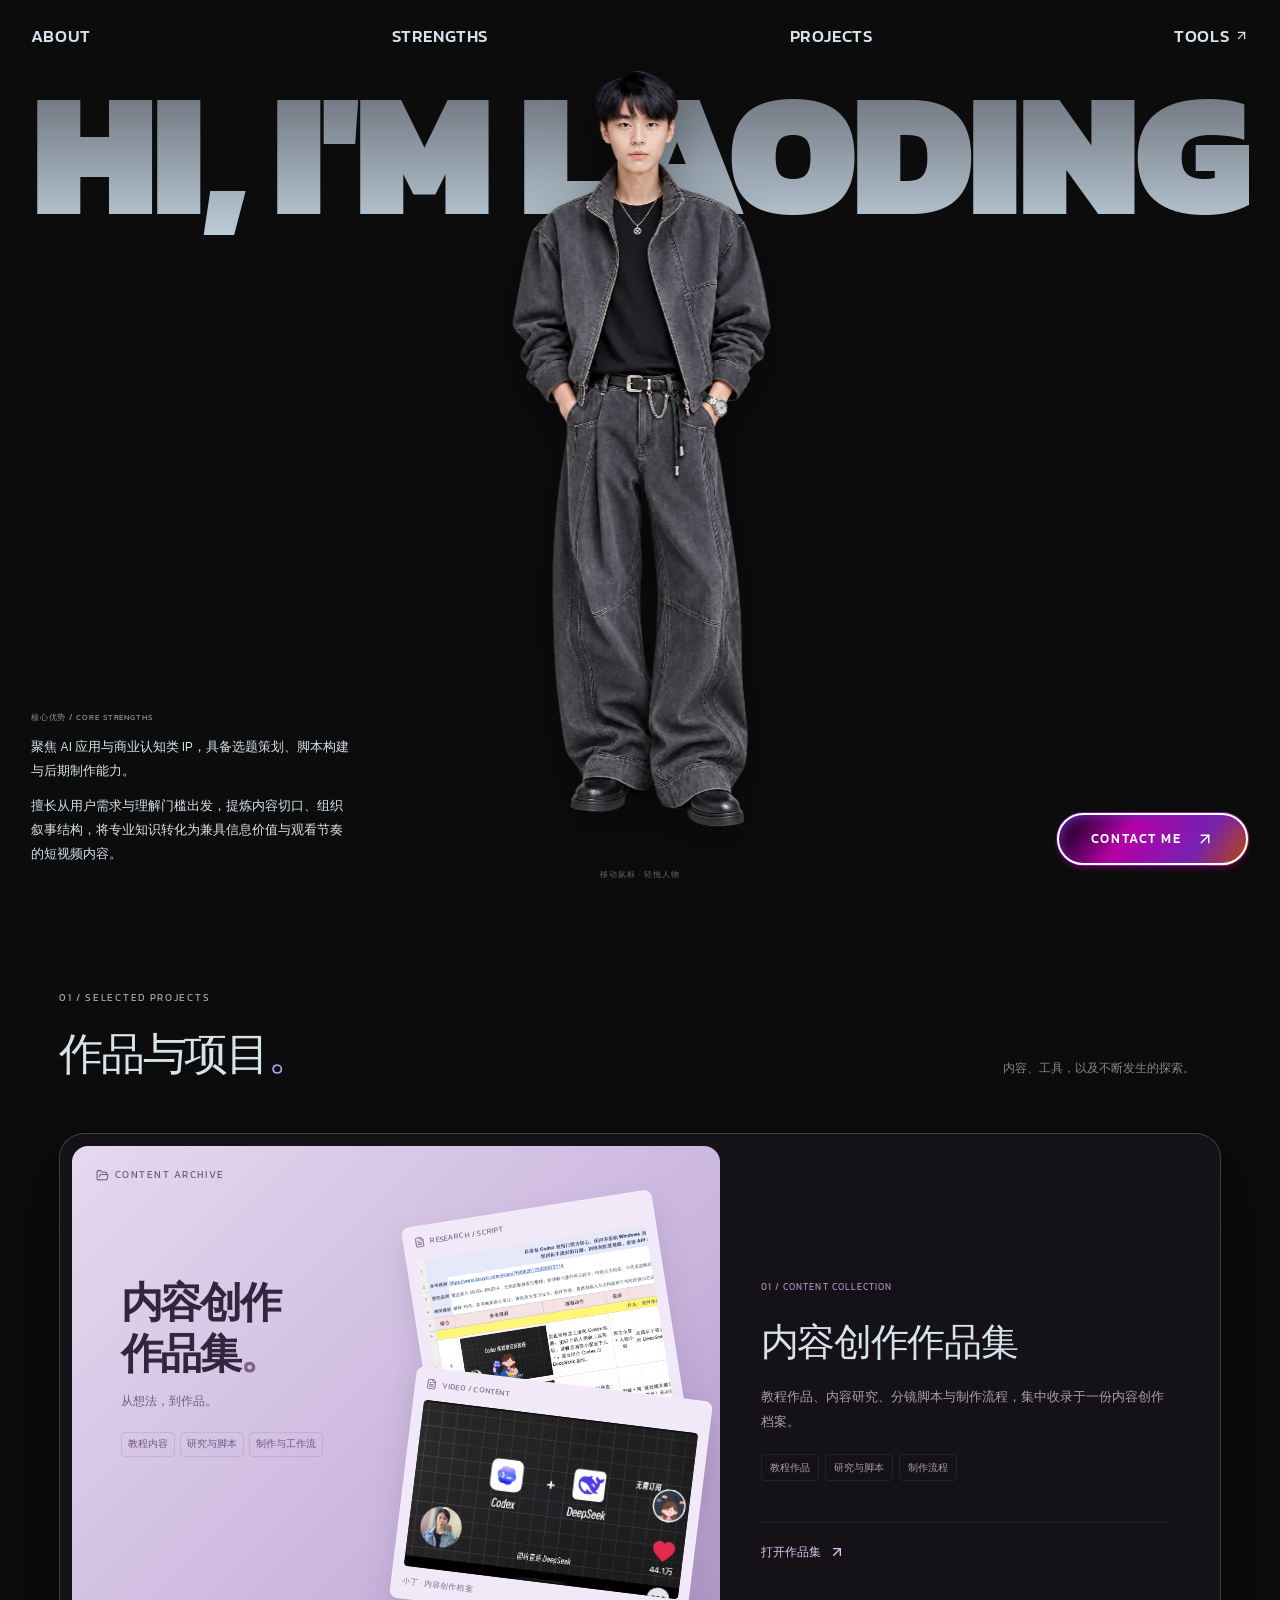
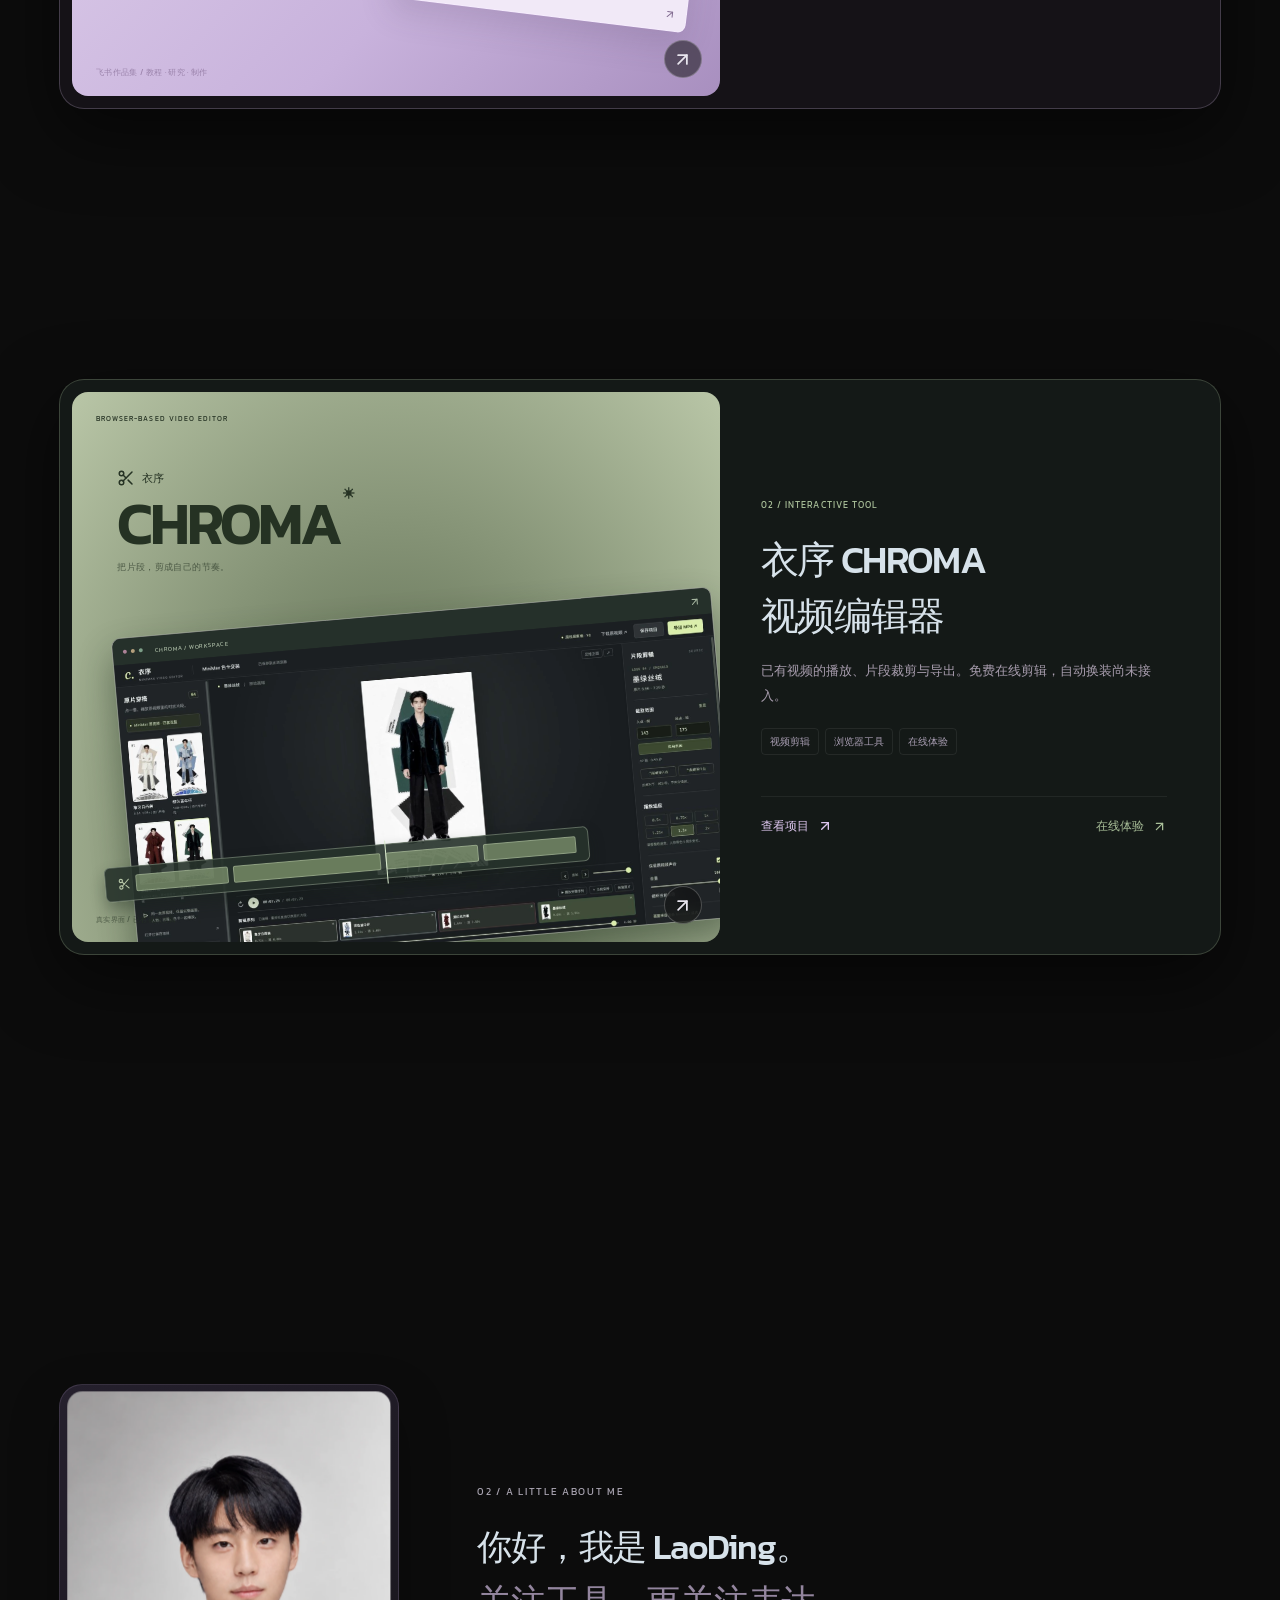
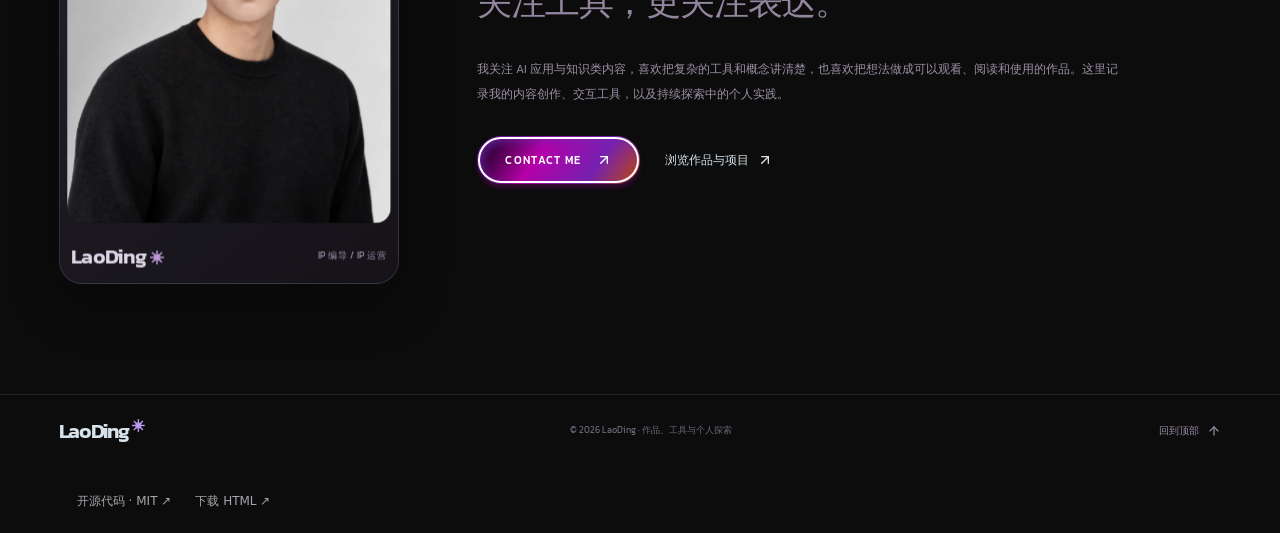
<file: index.html>
<!doctype html><html lang="zh-CN"><head><meta charset="UTF-8"><meta name="viewport" content="width=device-width,initial-scale=1"><meta name="theme-color" content="#0C0C0C"><meta name="description" content="LaoDing 的个人空间：内容创作、交互工具与个人实践。"><title>LaoDing — 个人网站</title><style>html,body,#root{margin:0;background:#0c0c0c}*{box-sizing:border-box}@font-face{font-family:Kanit;font-style:normal;font-weight:300;font-display:swap;src:url("./portfolio-a29db52c836726b4.woff2") format("woff2")}@font-face{font-family:Kanit;font-style:normal;font-weight:400;font-display:swap;src:url("./portfolio-1e856b3a04f93a23.woff2") format("woff2")}@font-face{font-family:Kanit;font-style:normal;font-weight:500;font-display:swap;src:url("./portfolio-c6c4695e70f2b118.woff2") format("woff2")}@font-face{font-family:Kanit;font-style:normal;font-weight:600;font-display:swap;src:url("./portfolio-c3c4f89f25c7c834.woff2") format("woff2")}@font-face{font-family:Kanit;font-style:normal;font-weight:700;font-display:swap;src:url("./portfolio-a44817a3dcd26f5c.woff2") format("woff2")}@font-face{font-family:Kanit;font-style:normal;font-weight:800;font-display:swap;src:url("./portfolio-69135716e3246d03.woff2") format("woff2")}@font-face{font-family:Kanit;font-style:normal;font-weight:900;font-display:swap;src:url("./portfolio-f001e4c46c00f659.woff2") format("woff2")}.dialog-backdrop{position:fixed;inset:0;z-index:100;background:#000b;backdrop-filter:blur(16px);overflow-y:auto;padding:48px 24px;display:flex;align-items:flex-start;justify-content:center}.dialog-panel{position:relative;width:100%;max-width:800px;margin:auto 0;padding:56px;border:1px solid #d7e2ea33;border-radius:36px;background:#111113;outline:none}.dialog-close{position:absolute;right:20px;top:20px;width:40px;height:40px;border-radius:50%;display:grid;place-items:center;background:#ffffff0a;transition:background .2s}.dialog-close:hover{background:#ffffff1a}.eyebrow{display:block;color:#b992c9;font-size:.72rem;letter-spacing:.1em;text-transform:uppercase;margin-bottom:24px}.dialog-panel h2{font-size:clamp(2.5rem,6vw,4.2rem);font-weight:800;line-height:1.05;letter-spacing:-.04em}.dialog-intro{margin-top:20px;line-height:1.7;color:#9b9da3;font-weight:300}.project-detail-copy{display:grid;grid-template-columns:1fr 1fr;gap:30px;margin:40px 0}.project-detail-copy h3{font-size:1.05rem;font-weight:500;margin-bottom:12px}.project-detail-copy p{font-size:.9rem;color:#a09ca7;line-height:1.9;font-weight:300}.portfolio-gallery{display:grid;grid-template-columns:repeat(3,minmax(0,1fr));gap:32px 20px;margin-top:40px}.gallery-image-button{position:relative;display:block;width:100%;overflow:hidden;border-radius:16px;background:#1b1c20}.gallery-image-button img{width:100%;height:100%;-o-object-fit:contain;object-fit:contain}.gallery-image-button>span{position:absolute;right:12px;bottom:12px;padding:7px 10px;border:1px solid #ffffff20;border-radius:20px;background:#17151bc9;display:flex;align-items:center;gap:5px;font-size:.65rem;color:#eee;backdrop-filter:blur(10px);opacity:0;transition:opacity .2s}.gallery-image-button:hover>span,.gallery-image-button:focus-visible>span{opacity:1}.portfolio-figure figcaption{display:flex;flex-direction:column;gap:6px;padding:15px 2px 0}.portfolio-figure figcaption strong{font-size:.9rem;font-weight:400}.portfolio-figure figcaption>span{font-size:.7rem;line-height:1.8;color:#8c8795}.gallery-phones .gallery-image-button{aspect-ratio:1206/2622}.gallery-research{grid-template-columns:1fr 1fr}.gallery-research .figure-portrait{grid-row:span 2}.gallery-research .figure-portrait .gallery-image-button{max-height:730px}.gallery-research .figure-landscape{grid-column:1 / -1}.gallery-research .figure-wide .gallery-image-button,.gallery-research .figure-landscape .gallery-image-button{background:#f0f0f2;padding:8px}.gallery-tools{grid-template-columns:1fr 1.3fr}.gallery-tools .figure-portrait{grid-row:span 2;max-width:290px}.gallery-tools .figure-landscape .gallery-image-button{background:#eee}.detail-source{color:#6e6978;font-size:.72rem;line-height:1.9;margin-top:40px;padding-top:20px;border-top:1px solid #ffffff12}.report-summary{position:relative;border:1px solid #b692d94d;border-radius:24px;padding:32px;margin:40px 0 50px;background:radial-gradient(ellipse at top right,#392144,#19161d 70%)}.report-icon{position:absolute;top:30px;right:30px;color:#c693de}.report-summary h3{font-size:clamp(1.6rem,3vw,2.5rem);line-height:1.5;font-weight:600;letter-spacing:-.025em}.report-summary>p{margin-top:18px;color:#b2a8bc;font-size:.9rem;line-height:1.8;max-width:610px}.report-metrics{display:grid;grid-template-columns:repeat(3,1fr);gap:16px;border-block:1px solid #ffffff16;margin-top:28px;padding:24px 0}.report-metrics>div{display:flex;flex-direction:column;gap:5px}.report-metrics strong{font-size:clamp(1.3rem,2.8vw,2rem);font-weight:500;font-variant-numeric:tabular-nums}.report-metrics span{color:#b09abb;font-size:.72rem}.report-summary .evidence-note,.evidence-note{font-size:.7rem;color:#8d8098;line-height:1.9}.report-summary .live-button{margin-top:24px;font-size:.75rem}.workflow-detail{margin-top:60px}.workflow-detail>h3{font-size:clamp(1.5rem,2.5vw,2rem);font-weight:500}.workflow-steps{margin-top:30px}.workflow-steps>div{display:flex;gap:24px;border-top:1px solid #ffffff15;padding:24px 0}.workflow-steps>div>span{font-size:1.6rem;color:#af7eca;line-height:1.3}.workflow-steps h4{font-size:1rem;font-weight:400;margin-bottom:8px}.workflow-steps p{font-size:.85rem;line-height:1.8;color:#9a94a2}.back-to-work{display:flex;align-items:center;gap:8px;color:#ba95d1;font-size:.8rem;margin-bottom:28px}.image-dialog{max-width:1200px;padding:55px 32px 32px}.image-dialog h2{font-size:1.5rem;font-weight:500;line-height:1.5}.image-caption{color:#8f8999;font-size:.8rem;line-height:1.8;margin:10px 0 28px}.full-image{overflow:auto;border-radius:12px;background:#222126}.full-image img{width:100%;height:auto}.image-dialog-portrait{max-width:650px}.image-dialog-wide .full-image img{min-width:1500px;max-width:none}.report-dialog{max-width:1050px}.report-body{margin-top:48px}.report-body h3{font-size:1.3rem;font-weight:500;line-height:1.6;color:#e6daee;margin:36px 0 16px}.report-body p{font-size:.92rem;font-weight:300;line-height:2;color:#b0aab8;margin-bottom:18px;white-space:pre-line}.report-body>img{width:100%;background:#fff;border-radius:16px;margin:30px 0 18px}.report-table-wrap{width:100%;overflow-x:auto;margin:24px 0;border:1px solid #ffffff1c;border-radius:12px}.report-body table{width:100%;min-width:560px;border-collapse:collapse;font-size:.8rem;line-height:1.8}.report-body th{padding:14px;text-align:left;font-weight:500;background:#302437;color:#dfcce9}.report-body td{padding:14px;border-top:1px solid #ffffff15;color:#b6b0bf;font-weight:300;vertical-align:top}.report-body td:first-child{min-width:125px;color:#dcd4e4}.site-downloads{display:flex;flex-wrap:wrap;align-items:center;gap:16px}.studio-footer{flex-wrap:wrap}.site-downloads .text-link{font-size:11px;white-space:nowrap}@media(max-width:639px){.site-downloads{width:100%;order:4;gap:20px}}*,:before,:after{--tw-border-spacing-x: 0;--tw-border-spacing-y: 0;--tw-translate-x: 0;--tw-translate-y: 0;--tw-rotate: 0;--tw-skew-x: 0;--tw-skew-y: 0;--tw-scale-x: 1;--tw-scale-y: 1;--tw-pan-x: ;--tw-pan-y: ;--tw-pinch-zoom: ;--tw-scroll-snap-strictness: proximity;--tw-gradient-from-position: ;--tw-gradient-via-position: ;--tw-gradient-to-position: ;--tw-ordinal: ;--tw-slashed-zero: ;--tw-numeric-figure: ;--tw-numeric-spacing: ;--tw-numeric-fraction: ;--tw-ring-inset: ;--tw-ring-offset-width: 0px;--tw-ring-offset-color: #fff;--tw-ring-color: rgb(59 130 246 / .5);--tw-ring-offset-shadow: 0 0 #0000;--tw-ring-shadow: 0 0 #0000;--tw-shadow: 0 0 #0000;--tw-shadow-colored: 0 0 #0000;--tw-blur: ;--tw-brightness: ;--tw-contrast: ;--tw-grayscale: ;--tw-hue-rotate: ;--tw-invert: ;--tw-saturate: ;--tw-sepia: ;--tw-drop-shadow: ;--tw-backdrop-blur: ;--tw-backdrop-brightness: ;--tw-backdrop-contrast: ;--tw-backdrop-grayscale: ;--tw-backdrop-hue-rotate: ;--tw-backdrop-invert: ;--tw-backdrop-opacity: ;--tw-backdrop-saturate: ;--tw-backdrop-sepia: ;--tw-contain-size: ;--tw-contain-layout: ;--tw-contain-paint: ;--tw-contain-style: }::backdrop{--tw-border-spacing-x: 0;--tw-border-spacing-y: 0;--tw-translate-x: 0;--tw-translate-y: 0;--tw-rotate: 0;--tw-skew-x: 0;--tw-skew-y: 0;--tw-scale-x: 1;--tw-scale-y: 1;--tw-pan-x: ;--tw-pan-y: ;--tw-pinch-zoom: ;--tw-scroll-snap-strictness: proximity;--tw-gradient-from-position: ;--tw-gradient-via-position: ;--tw-gradient-to-position: ;--tw-ordinal: ;--tw-slashed-zero: ;--tw-numeric-figure: ;--tw-numeric-spacing: ;--tw-numeric-fraction: ;--tw-ring-inset: ;--tw-ring-offset-width: 0px;--tw-ring-offset-color: #fff;--tw-ring-color: rgb(59 130 246 / .5);--tw-ring-offset-shadow: 0 0 #0000;--tw-ring-shadow: 0 0 #0000;--tw-shadow: 0 0 #0000;--tw-shadow-colored: 0 0 #0000;--tw-blur: ;--tw-brightness: ;--tw-contrast: ;--tw-grayscale: ;--tw-hue-rotate: ;--tw-invert: ;--tw-saturate: ;--tw-sepia: ;--tw-drop-shadow: ;--tw-backdrop-blur: ;--tw-backdrop-brightness: ;--tw-backdrop-contrast: ;--tw-backdrop-grayscale: ;--tw-backdrop-hue-rotate: ;--tw-backdrop-invert: ;--tw-backdrop-opacity: ;--tw-backdrop-saturate: ;--tw-backdrop-sepia: ;--tw-contain-size: ;--tw-contain-layout: ;--tw-contain-paint: ;--tw-contain-style: }*,:before,:after{box-sizing:border-box;border-width:0;border-style:solid;border-color:#e5e7eb}:before,:after{--tw-content: ""}html,:host{line-height:1.5;-webkit-text-size-adjust:100%;-moz-tab-size:4;-o-tab-size:4;tab-size:4;font-family:Kanit,sans-serif;font-feature-settings:normal;font-variation-settings:normal;-webkit-tap-highlight-color:transparent}body{margin:0;line-height:inherit}hr{height:0;color:inherit;border-top-width:1px}abbr:where([title]){-webkit-text-decoration:underline dotted;text-decoration:underline dotted}h1,h2,h3,h4,h5,h6{font-size:inherit;font-weight:inherit}a{color:inherit;text-decoration:inherit}b,strong{font-weight:bolder}code,kbd,samp,pre{font-family:ui-monospace,SFMono-Regular,Menlo,Monaco,Consolas,Liberation Mono,Courier New,monospace;font-feature-settings:normal;font-variation-settings:normal;font-size:1em}small{font-size:80%}sub,sup{font-size:75%;line-height:0;position:relative;vertical-align:baseline}sub{bottom:-.25em}sup{top:-.5em}table{text-indent:0;border-color:inherit;border-collapse:collapse}button,input,optgroup,select,textarea{font-family:inherit;font-feature-settings:inherit;font-variation-settings:inherit;font-size:100%;font-weight:inherit;line-height:inherit;letter-spacing:inherit;color:inherit;margin:0;padding:0}button,select{text-transform:none}button,input:where([type=button]),input:where([type=reset]),input:where([type=submit]){-webkit-appearance:button;background-color:transparent;background-image:none}:-moz-focusring{outline:auto}:-moz-ui-invalid{box-shadow:none}progress{vertical-align:baseline}::-webkit-inner-spin-button,::-webkit-outer-spin-button{height:auto}[type=search]{-webkit-appearance:textfield;outline-offset:-2px}::-webkit-search-decoration{-webkit-appearance:none}::-webkit-file-upload-button{-webkit-appearance:button;font:inherit}summary{display:list-item}blockquote,dl,dd,h1,h2,h3,h4,h5,h6,hr,figure,p,pre{margin:0}fieldset{margin:0;padding:0}legend{padding:0}ol,ul,menu{list-style:none;margin:0;padding:0}dialog{padding:0}textarea{resize:vertical}input::-moz-placeholder,textarea::-moz-placeholder{opacity:1;color:#9ca3af}input::placeholder,textarea::placeholder{opacity:1;color:#9ca3af}button,[role=button]{cursor:pointer}:disabled{cursor:default}img,svg,video,canvas,audio,iframe,embed,object{display:block;vertical-align:middle}img,video{max-width:100%;height:auto}[hidden]:where(:not([hidden=until-found])){display:none}.visible{visibility:visible}.block{display:block}.table{display:table}.hidden{display:none}.bg-ink{--tw-bg-opacity: 1;background-color:rgb(12 12 12 / var(--tw-bg-opacity, 1))}.text-mist{--tw-text-opacity: 1;color:rgb(215 226 234 / var(--tw-text-opacity, 1))}.blur{--tw-blur: blur(8px);filter:var(--tw-blur) var(--tw-brightness) var(--tw-contrast) var(--tw-grayscale) var(--tw-hue-rotate) var(--tw-invert) var(--tw-saturate) var(--tw-sepia) var(--tw-drop-shadow)}.filter{filter:var(--tw-blur) var(--tw-brightness) var(--tw-contrast) var(--tw-grayscale) var(--tw-hue-rotate) var(--tw-invert) var(--tw-saturate) var(--tw-sepia) var(--tw-drop-shadow)}.transition{transition-property:color,background-color,border-color,text-decoration-color,fill,stroke,opacity,box-shadow,transform,filter,backdrop-filter;transition-timing-function:cubic-bezier(.4,0,.2,1);transition-duration:.15s}:root{color-scheme:dark;--ink: #0c0c0c;--paper: #eae8ed;--muted: #929098;--line: #ffffff16;--accent: #bb9af2}*{box-sizing:border-box;margin:0;padding:0}html,body,#root,.site-wrapper{min-height:100%;background:var(--ink)}html{scroll-behavior:smooth;scroll-padding-top:32px}body{color:var(--paper);font-family:Kanit,PingFang SC,Noto Sans SC,Microsoft YaHei,sans-serif;-webkit-font-smoothing:antialiased}button,input,textarea,select{font:inherit}button,a{-webkit-tap-highlight-color:transparent}button{cursor:pointer;color:inherit;border:0;background:none}a{color:inherit;text-decoration:none}button:focus-visible,a:focus-visible{outline:2px solid var(--accent);outline-offset:5px}::-moz-selection{background:#a783db;color:#0c0c0c}::selection{background:#a783db;color:#0c0c0c}img{display:block;max-width:100%}.page-gutter{padding-inline:clamp(24px,4.6vw,88px)}.hero-heading{background:linear-gradient(180deg,#ebebef,#9b9ca6);background-clip:text;-webkit-background-clip:text;-webkit-text-fill-color:transparent}.wordmark{display:inline-flex;align-items:start;font-size:27px;line-height:1;font-weight:600;letter-spacing:-1.4px}.wordmark>span{color:var(--accent);font-size:17px;margin:0 0 0 3px;line-height:1}.studio-eyebrow{display:flex;align-items:center;gap:10px;font-size:10px;font-weight:400;letter-spacing:.17em;color:#a8a3b0}.status-dot{width:6px;height:6px;border-radius:50%;background:#bea2ea;box-shadow:0 0 14px #af89ed70}.studio-button{display:inline-flex;justify-content:center;align-items:center;gap:18px;padding:16px 23px;border-radius:999px;font-size:13px;font-weight:500;transition:transform .25s,background .25s,box-shadow .25s}.studio-button svg,.text-link svg{transition:transform .25s}.studio-button:hover svg,.text-link:hover svg{transform:translate(2px,-2px)}.studio-button:active{transform:scale(.97)}.primary-button{color:#f9f4ff;background:linear-gradient(120deg,#624099,#8764b5);border:1px solid #caa4ff66;box-shadow:inset 0 1px #ffffff30,0 8px 32px #8b5fc01a}.primary-button:hover{background:linear-gradient(120deg,#7650ad,#9772c6);box-shadow:0 5px 32px #8b5fc040}.light-button{background:#e9e7ed;color:#19171d}.light-button:hover{background:#fff}.text-link{display:inline-flex;align-items:center;gap:8px;font-size:12px}.small-label{color:#918b9c;font-size:9px;font-weight:400;letter-spacing:.14em}.studio-hero{position:relative;min-height:720px;height:100svh;max-height:1100px;display:flex;flex-direction:column;isolation:isolate;overflow:clip}.studio-hero:before{content:"";position:absolute;inset:0;background:radial-gradient(ellipse at 77% 45%,#32204438,transparent 52%);z-index:-2;pointer-events:none}.studio-nav{display:flex;justify-content:space-between;align-items:center;height:94px;flex-shrink:0;position:relative;z-index:20}.studio-nav nav{display:flex;gap:35px;align-items:center;font-size:12px;font-weight:400;color:#c3c0ca}.studio-nav nav a{position:relative;display:inline-flex;align-items:center;gap:7px;padding:6px 0}.studio-nav nav a:after{content:"";position:absolute;bottom:0;left:0;height:1px;width:100%;background:var(--accent);transform:scaleX(0);transform-origin:left;transition:transform .25s}.studio-nav nav a:hover:after{transform:scaleX(1)}.studio-nav .nav-source{margin-left:5px}.hero-composition{display:grid;grid-template-columns:48% 52%;align-items:center;flex:1;min-height:0;padding-bottom:15px}.studio-intro{position:relative;z-index:3;padding-bottom:25px}.studio-intro h1{font-family:PingFang SC,Noto Sans SC,Microsoft YaHei,sans-serif;font-size:clamp(64px,7.1vw,122px);line-height:1.2;letter-spacing:-.065em;font-weight:650;margin:27px 0 24px}.studio-intro h1>span{background:linear-gradient(135deg,#f1e7ff 8%,#c5acd9 50%,#8f84a5);background-clip:text;-webkit-background-clip:text;-webkit-text-fill-color:transparent}.studio-description{max-width:34em;font-size:clamp(12px,1.05vw,16px);color:#9d98a5;line-height:1.95;font-weight:300}.studio-description p+p{margin-top:10px}.hero-actions{display:flex;align-items:center;gap:22px;margin-top:31px}.hero-actions>span{font-size:10px;color:#7f7a88;letter-spacing:.1em}.hero-stage-wrap{position:relative;min-width:0;align-self:center}.workbench{position:relative;height:560px;width:100%;perspective:1300px}.stage-aura{position:absolute;inset:18% -10% 10% -6%;border-radius:50%;background:radial-gradient(ellipse,#6f468f35,#42345410 55%,transparent 70%);filter:blur(15px);pointer-events:none}.stage-orbit{position:absolute;border:1px solid #b89bda15;border-radius:50%;pointer-events:none}.orbit-one{width:90%;height:48%;left:9%;top:41%;transform:rotate(-19deg)}.orbit-two{width:110%;height:72%;left:-7%;top:17%;transform:rotate(-26deg);border-style:dashed;opacity:.55}.stage-scene{position:relative;height:100%;transform-style:preserve-3d}.stage-scene>:is(button,a){position:absolute;text-align:left;box-shadow:0 22px 55px #0007;transition:filter .3s,box-shadow .3s}.stage-portrait{display:block;width:45%;aspect-ratio:3 / 4;top:-16px;right:3%;border:1px solid #d2c0e36b;border-radius:15px;overflow:hidden;background:#b6b4b5;transform:translateZ(-5px) rotate(8deg)}.stage-portrait>img{display:block;width:100%;height:100%;-o-object-fit:cover;object-fit:cover;transition:transform .65s cubic-bezier(.22,.7,.2,1)}.stage-portrait:hover>img{transform:scale(1.025)}.stage-portrait-caption{position:absolute;inset:auto 0 0;display:flex;justify-content:space-between;align-items:center;padding:26px 13px 13px;background:linear-gradient(transparent,#15111bd9);font-size:7px;letter-spacing:.12em;color:#eee5f5}.stage-scene>button:hover{filter:brightness(1.12);box-shadow:0 24px 60px #0009,0 0 25px #b99ae51a}.stage-note{width:44%;height:240px;top:46px;left:-1%;padding:20px;border:1px solid #bba8d140;border-radius:13px;color:#25202f;background:linear-gradient(125deg,#e5d9ef,#baa6d1);transform:translateZ(-30px) rotate(-11deg)}.stage-note-top{display:flex;align-items:center;gap:7px;font-size:7px;letter-spacing:.05em;color:#5f4e70}.stage-note-top>svg:last-child{margin-left:auto}.stage-note strong{display:block;font-size:21px;line-height:1.65;font-weight:600;letter-spacing:-.04em;margin-top:21px}.note-lines{display:flex;flex-direction:column;gap:9px;margin-top:17px}.note-lines i{display:block;width:80%;height:2px;border-radius:3px;background:#4e366427}.note-lines i:nth-child(2){width:67%}.note-lines i:nth-child(3){width:43%}.note-foot{display:block;font-size:8px;margin-top:16px;color:#6d5b7d;letter-spacing:.12em}.stage-browser{width:80%;top:246px;left:20%;background:#1b1c21;border:1px solid #8d849b5c;border-radius:12px;overflow:hidden;transform:translateZ(25px) rotate(6deg)}.browser-chrome,.cover-window-bar{display:flex;align-items:center;gap:12px;padding:10px 12px;font-size:7px;letter-spacing:.08em;color:#8e879b;background:#242329}.browser-chrome>svg:last-child,.cover-window-bar>svg:last-child{margin-left:auto}.window-dots{display:inline-flex;align-items:center;gap:4px}.window-dots i{width:4px;height:4px;border-radius:50%;background:#706879}.window-dots i:first-child{background:#ac8196}.window-dots i:nth-child(2){background:#b49f7c}.window-dots i:nth-child(3){background:#7d9f88}.stage-browser>img{width:100%;height:auto}.stage-browser-bottom{display:flex;gap:7px;align-items:center;padding:12px;font-size:8px;color:#a6a2ad}.live-dot{display:inline-flex;align-items:center;gap:5px;margin-left:auto;font-size:6px;letter-spacing:.05em;color:#b7c7a3}.live-dot:before{content:"";width:4px;height:4px;border-radius:50%;background:#b7c7a3}.stage-video{left:-4%;top:347px;width:43%;padding:10px;border:1px solid #9a8aaa69;border-radius:12px;background:#211c29;transform:translateZ(65px) rotate(-8deg)}.stage-video-top{display:flex;gap:7px;align-items:center;font-size:7px;color:#c6aedc;letter-spacing:.06em;margin-bottom:8px}.source-crop{display:block;position:relative;aspect-ratio:1.7;width:100%;overflow:hidden;background:#17171a}.source-crop img{position:absolute;width:100%;max-width:none;height:auto;left:0;top:50%;transform:translateY(-43%)}.stage-video .source-crop{border-radius:5px}.stage-video-label{display:flex;align-items:center;justify-content:space-between;padding:8px 0 0;font-size:9px;color:#c1b9cc}.play-disc{display:grid;place-items:center;width:22px;height:22px;border-radius:50%;border:1px solid #89779f77;color:#c5a9e5}.stage-coordinate{position:absolute;right:-4%;top:25px;font-size:7px;letter-spacing:.11em;line-height:1.8;color:#69616f;writing-mode:vertical-rl}.stage-caption{position:absolute;display:flex;align-items:center;justify-content:center;gap:7px;bottom:-10px;left:23%;width:70%;font-size:9px;color:#81798e;letter-spacing:.08em}.stage-caption>span{width:4px;height:4px;border-radius:50%;background:#a38cbe}.hero-baseline{position:relative;z-index:5;display:flex;align-items:center;justify-content:space-between;gap:20px;height:70px;font-size:9px;color:#726d7b;letter-spacing:.04em}.hero-baseline a{display:flex;align-items:center;gap:8px;color:#a49bab}.hero-disciplines{font-size:7px;letter-spacing:.1em}.hero-watermark{position:absolute;bottom:-.12em;left:3.6%;width:95%;color:#ffffff02;font-size:22.7vw;line-height:1;font-weight:800;letter-spacing:-.055em;z-index:-1;pointer-events:none}.selected-section{padding-top:90px;padding-bottom:100px}.section-heading-row{display:flex;justify-content:space-between;align-items:flex-end;gap:24px;margin-bottom:48px}.section-heading-row .studio-eyebrow{margin-bottom:19px}.section-heading-row h2,.accounts-heading h2{font-size:clamp(31px,3.4vw,60px);font-weight:550;line-height:1.4;letter-spacing:-.05em}.section-heading-row h2>span,.accounts-heading h2>span{color:var(--accent)}.section-heading-row>p{position:relative;color:#89828f;font-size:12px;line-height:1.9;padding-right:26px;padding-bottom:5px}.section-heading-row>p svg{position:absolute;right:0;bottom:11px}.featured-stack{position:relative;padding-bottom:16px}.featured-slot{position:sticky;top:32px;height:clamp(560px,78svh,800px);padding-bottom:24px}.featured-slot:last-child{height:auto;padding-bottom:0}.featured-card{border:1px solid #bbb0ce33;border-radius:25px;padding:24px;background:#16131b;box-shadow:0 15px 50px #0005}.featured-chroma{background:#131817;border-color:#a1b1a129}.featured-meta{display:flex;align-items:center;justify-content:space-between;padding-bottom:20px;border-bottom:1px solid #ffffff12;color:#9e93ac;font-size:10px;letter-spacing:.12em}.featured-chroma .featured-meta{color:#a2ae9a}.featured-meta>span:last-child{font-size:9px;letter-spacing:.04em}.featured-layout{display:grid;grid-template-columns:37% 63%;align-items:stretch;padding-top:22px}.featured-copy{display:flex;flex-direction:column;align-items:flex-start;justify-content:center;padding:12px 30px 15px 12px}.featured-copy h3{font-size:clamp(24px,2.8vw,47px);font-weight:550;line-height:1.55;letter-spacing:-.04em;margin-top:17px}.featured-copy>p{font-size:clamp(13px,1vw,15px);color:#9d93a5;line-height:1.9;max-width:310px;margin-top:19px}.featured-chroma .featured-copy>p{color:#939d96}.case-tags{display:flex;flex-wrap:wrap;gap:6px;margin-top:23px}.case-tags>span{font-size:10px;padding:5px 8px;color:#a79cb1;border:1px solid #ffffff12;border-radius:4px}.featured-chroma .case-tags>span{color:#98a595}.featured-actions{display:flex;align-items:center;flex-wrap:wrap;gap:18px;margin-top:31px}.featured-actions .studio-button{font-size:12px;padding:12px 19px;gap:15px}.featured-actions .text-link{font-size:10px;color:#cedec4}.feature-scope{color:#788479;font-size:8px;margin-top:16px}.cover-open{position:relative;display:block;width:100%;min-width:0;text-align:left;border-radius:16px}.cover-open-arrow{display:grid;place-items:center;position:absolute;right:18px;bottom:18px;width:38px;height:38px;border:1px solid #ffffff3b;border-radius:50%;background:#0c0c0c85;color:#e8e5ee;backdrop-filter:blur(8px);transition:transform .3s,background .3s}.cover-open:hover .cover-open-arrow{transform:translate(3px,-3px);background:#8a69b4}.editorial-cover{position:relative;aspect-ratio:1.35;width:100%;min-width:0;overflow:hidden;border-radius:16px;isolation:isolate;transition:filter .4s}.cover-open:hover .editorial-cover{filter:brightness(1.05)}.cover-index{position:absolute;top:22px;left:24px;z-index:3;font-size:7px;letter-spacing:.15em}.cover-source{position:absolute;bottom:17px;left:24px;z-index:3;font-size:7px;letter-spacing:.04em;opacity:.6}.cover-content{background:linear-gradient(145deg,#d7c4e8,#a78fc1);color:#332342}.cover-grid{position:absolute;inset:0;z-index:-1;background-image:linear-gradient(#4433520a 1px,transparent 1px),linear-gradient(90deg,#4433520a 1px,transparent 1px);background-size:36px 36px;-webkit-mask-image:linear-gradient(to bottom,black,transparent);mask-image:linear-gradient(to bottom,black,transparent)}.content-cover-copy{position:absolute;left:7%;top:21%;z-index:2}.content-cover-copy>span{display:flex;align-items:center;gap:7px;font-size:8px;letter-spacing:.06em;color:#665077}.content-cover-copy>strong{display:block;font-size:clamp(30px,4.2vw,68px);line-height:1.18;font-weight:650;letter-spacing:-.07em;margin-top:14px}.content-cover-copy>strong span{color:#8861ad}.content-cover-copy p{margin-top:17px;font-size:9px;letter-spacing:.03em;opacity:.65}.tutorial-window{position:absolute;width:59%;overflow:hidden;border-radius:10px;background:#211b29;border:1px solid #f8eeff6b;box-shadow:0 25px 40px #3b225845}.tutorial-window .cover-window-bar{color:#b9a4ca;background:#2b2235;padding:10px;font-size:6px;gap:9px}.tutorial-window .source-crop{aspect-ratio:1.5}.tutorial-back{right:-10%;top:14%;transform:rotate(12deg);opacity:.65}.tutorial-front{right:-1%;top:43%;transform:rotate(-8deg);z-index:2}.tutorial-chapters{display:flex;align-items:center;gap:8px;color:#c6b2d9;font-size:7px;padding:10px}.tutorial-chapters i{height:2px;flex:1;background:#8e6db266}.cover-chroma{background:radial-gradient(ellipse at 50% 80%,#536247,#b9c6a7);color:#253223}.chroma-cover-copy{position:absolute;left:7%;top:14%;z-index:2}.chroma-cover-copy>span{display:flex;align-items:center;gap:7px;font-size:11px}.chroma-cover-copy>strong{display:block;font-size:clamp(35px,4.6vw,77px);letter-spacing:-.055em;font-weight:600;line-height:1.25}.chroma-cover-copy>strong>span{font-size:.2em;vertical-align:top;margin-left:3px}.chroma-cover-copy p{font-size:9px;letter-spacing:.04em;opacity:.65}.chroma-window{position:absolute;width:93%;left:8%;top:40%;border:1px solid #e9f1e082;background:#1c2121;border-radius:9px;box-shadow:0 18px 35px #1929196b;overflow:hidden;transform:rotate(-5deg)}.chroma-window .cover-window-bar{background:#25302a;color:#a6b6a0;font-size:6px;padding:7px 10px}.chroma-window>img{width:100%;height:auto}.cover-timeline{position:absolute;z-index:3;display:flex;align-items:center;gap:5px;left:5%;bottom:11%;width:75%;height:35px;padding:7px 12px;background:#27332be8;border:1px solid #cddcc457;border-radius:6px;transform:rotate(-5deg);box-shadow:0 8px 15px #15221755;color:#b8c9a9}.cover-timeline>span{display:block;flex:1;height:17px;background:#95ac8099;border:1px solid #c7d7ba66;border-radius:2px}.cover-timeline>span:nth-child(3){flex:1.6;background:#697c5c}.cover-timeline>i{position:absolute;height:43px;width:1px;background:#d9e9cc;top:-4px;left:58%}.supporting-heading{display:flex;align-items:center;gap:25px;margin:70px 0 26px;border-top:1px solid var(--line);padding-top:30px}.supporting-heading>span{color:#a59bac;letter-spacing:.13em;font-size:8px}.supporting-heading>p{color:#817a88;font-size:11px}.supporting-grid{display:grid;grid-template-columns:1fr 1fr;gap:28px}.supporting-grid>div{min-width:0}.supporting-card .editorial-cover{aspect-ratio:1.5}.supporting-copy{display:flex;justify-content:space-between;gap:16px;align-items:center;margin-top:24px}.supporting-copy h3{font-size:20px;font-weight:500;margin-top:8px;letter-spacing:-.03em}.supporting-copy h3 button{text-align:left}.supporting-copy>svg{color:#93839e;flex-shrink:0}.supporting-card>p{font-size:11px;line-height:1.9;color:#8e8597;max-width:95%;margin-top:12px}.cover-research{background:#e4e0d9;color:#3f3b38}.research-cover-copy{position:absolute;top:21%;left:7%;z-index:2}.research-cover-copy>strong{display:block;font-size:clamp(22px,2.7vw,43px);line-height:1.45;letter-spacing:-.045em;font-weight:550;margin-top:14px}.research-cover-copy>span{display:block;font-size:8px;color:#8a8176;margin-top:17px}.research-paper{position:absolute;top:24%;right:-20%;width:78%;height:88%;background:#fbf8f4;padding:15px;box-shadow:0 16px 40px #51443230;transform:rotate(-10deg);border:1px solid #fff}.research-paper>span{font-size:8px;color:#878078;display:block;margin-bottom:14px}.research-paper>img{height:calc(100% - 25px);width:100%;-o-object-fit:cover;object-fit:cover;-o-object-position:left top;object-position:left top;opacity:.8}.cover-workflow{background:radial-gradient(ellipse at right,#23383c,#13292c);color:#c0d6ce}.workflow-cover-copy{position:absolute;left:7%;top:21%;z-index:3}.workflow-cover-copy>strong{display:block;font-size:clamp(22px,2.7vw,43px);font-weight:550;letter-spacing:-.045em;line-height:1.45;margin-top:14px}.workflow-cover-copy>span{display:block;font-size:8px;margin-top:17px;color:#7f9f98}.sound-sleeve{position:absolute;width:48%;height:70%;top:19%;right:-4%;padding:22px;background:#adbca8;color:#263b30;border-radius:8px;border:1px solid #d9e7d5;transform:rotate(12deg);box-shadow:0 20px 40px #00151160}.sound-sleeve>span{position:relative;font-size:22px;line-height:1.05;font-weight:600;letter-spacing:-.04em;display:block}.sound-sleeve>span>span{position:absolute;top:0;right:0;font-size:7px;writing-mode:vertical-rl;letter-spacing:.3em}.sound-wave{display:flex;align-items:center;justify-content:space-between;height:70px;gap:3px;margin:14px 0}.sound-wave i{display:block;width:4px;background:#536d57;border-radius:3px}.sound-sleeve>img{width:100%;height:calc(100% - 145px);min-height:45px;-o-object-fit:cover;object-fit:cover;-o-object-position:top left;object-position:top left;border:1px solid #5b735847;border-radius:3px;opacity:.8}.accounts-section{margin-inline:clamp(24px,4.6vw,88px);padding:55px 0 65px;border-top:1px solid var(--line);border-bottom:1px solid var(--line)}.accounts-heading{display:flex;justify-content:space-between;align-items:flex-end;gap:24px;margin-bottom:32px}.accounts-heading .studio-eyebrow{margin-bottom:18px}.accounts-heading h2{font-size:clamp(28px,2.8vw,45px)}.accounts-heading>p{color:#b5acbf;font-size:11px;line-height:1.9}.accounts-heading>p>span{color:#6d6577;font-size:9px}.account-grid{display:grid;grid-template-columns:repeat(4,minmax(0,1fr));gap:20px}.account-item{display:block;width:100%;text-align:left;background:#17151b;border:1px solid #ffffff12;border-radius:12px;padding:13px;transition:transform .25s,border-color .25s}.account-item:hover{transform:translateY(-4px);border-color:#b799d052}.account-label{display:flex;justify-content:space-between;gap:8px;align-items:center;font-size:11px;color:#b8adbe;padding:0 1px 12px}.account-label svg{width:14px}.account-image{height:225px;border-radius:6px;overflow:hidden;background:#242229}.account-image img{width:100%;height:auto}.account-note{color:#716778;font-size:9px;line-height:1.9;margin-top:20px}.studio-about{display:grid;grid-template-columns:36% 64%;gap:0;align-items:center;padding-block:105px 110px}.about-portrait{width:min(85%,340px);padding:9px;border:1px solid #bca4d02e;border-radius:23px;background:linear-gradient(145deg,#25202d,#151318);box-shadow:0 20px 50px #0004}.about-portrait-image{aspect-ratio:3 / 4;border-radius:15px;overflow:hidden;background:#b6b4b5}.about-portrait-image img{display:block;width:100%;height:100%;-o-object-fit:cover;object-fit:cover;transition:transform .7s cubic-bezier(.22,.7,.2,1)}.about-portrait:hover img{transform:scale(1.025)}.about-portrait figcaption{display:flex;justify-content:space-between;align-items:center;gap:10px;padding:15px 5px 7px}.about-portrait figcaption>span:first-child{font-size:21px;font-weight:600;letter-spacing:-.04em;color:#ded5e7}.about-portrait figcaption>span:first-child>span{margin-left:3px;font-size:14px;color:#ba9ad8}.about-portrait figcaption>span:last-child{font-size:9px;letter-spacing:.05em;color:#a194ac}.about-editorial h2{font-size:clamp(24px,2.7vw,43px);font-weight:500;line-height:1.6;letter-spacing:-.035em;margin-top:21px}.about-editorial h2>span{color:#93859e}.about-editorial>p{color:#9b90a4;font-size:12px;font-weight:300;line-height:2.15;max-width:650px;margin-top:26px}.about-editorial>.text-link{color:#d7bdec;margin-top:25px;font-size:11px;padding-bottom:6px;border-bottom:1px solid #b88cd550}.studio-footer{display:flex;justify-content:space-between;align-items:center;gap:24px;padding-block:25px 30px;border-top:1px solid var(--line)}.studio-footer .wordmark{font-size:21px}.studio-footer .wordmark>span{font-size:13px}.studio-footer>span{font-size:9px;color:#6e6577}.studio-footer>.text-link{font-size:10px;color:#9c8da9}.skip-link{position:fixed;left:20px;top:15px;transform:translateY(-200%);z-index:1000;background:#e9def5;color:#16111a;padding:12px 18px;border-radius:10px}.skip-link:focus{transform:translateY(0)}.dialog-backdrop{background:#050408dc;padding:32px 24px}.dialog-panel{background:#151219;border:1px solid #bba4cf33;border-radius:25px}.dialog-close{position:sticky;top:0;z-index:30;margin-left:auto;margin-bottom:-40px;right:auto;display:grid;background:#332b3f;border:1px solid #a58eb34d}.dialog-close:hover{background:#493852}.project-dialog{max-width:1160px;padding:42px}.case-toolbar{display:flex;justify-content:space-between;align-items:center;gap:20px;padding-right:55px;min-height:40px;margin-bottom:23px}.case-toolbar .eyebrow{margin:0;font-size:8px}.case-share{display:flex;align-items:center;gap:7px;font-size:10px;color:#a391b4;white-space:nowrap}.project-dialog h2{font-size:clamp(29px,4.4vw,56px);line-height:1.4;letter-spacing:-.04em;font-weight:600}.project-dialog .dialog-intro{max-width:740px;font-size:13px;color:#a69aaf;margin-top:15px}.project-live-action{display:flex;align-items:center;gap:18px;margin-top:24px;flex-wrap:wrap}.project-live-action>a{display:inline-flex;align-items:center;gap:12px;padding:13px 23px;border-radius:999px;border:1px solid #9cba8970;background:#263223;color:#d4e6ca;font-size:12px}.project-live-action>span{color:#9fb593;font-size:10px}.detail-cover{max-width:100%;margin-block:34px 40px}.detail-cover .editorial-cover{aspect-ratio:2}.detail-cover .content-cover-copy>strong{font-size:clamp(40px,6vw,85px)}.detail-cover .tutorial-window{width:48%}.detail-cover .tutorial-back{top:10%;right:5%}.detail-cover .tutorial-front{top:34%;right:6%}.detail-cover .chroma-cover-copy>strong{font-size:clamp(40px,7vw,100px)}.detail-cover .chroma-window{width:66%;left:40%;top:32%}.detail-cover .cover-timeline{width:47%;left:35%;bottom:10%}.detail-cover .research-paper{width:60%;right:-3%;top:15%}.detail-cover .research-cover-copy>strong,.detail-cover .workflow-cover-copy>strong{font-size:clamp(27px,4vw,55px)}.detail-cover .sound-sleeve{right:6%;width:39%;height:86%;top:15%}.case-section-label{display:flex;align-items:center;justify-content:space-between;gap:20px;border-top:1px solid #ffffff15;padding-top:18px;margin-top:30px;font-size:10px;color:#a38caf;letter-spacing:.03em}.case-section-label>span:last-child{color:#72617f;font-size:9px}.project-detail-copy{margin:28px 0 36px}.project-detail-copy h3{font-size:15px}.project-detail-copy p{font-size:12px}.case-related{display:flex;align-items:center;justify-content:space-between;gap:24px;padding:25px;margin:30px 0 40px;border:1px solid #a58cbd38;border-radius:13px;background:#201827}.case-related>div{display:flex;align-items:center;gap:17px}.case-related>div>svg{flex-shrink:0;color:#bd98d8}.case-related h3{font-size:13px;font-weight:500}.case-related p{font-size:10px;color:#8d789b;line-height:1.8;margin-top:6px}.case-related .text-link{font-size:10px;white-space:nowrap;color:#ccb2df}.live-button{display:inline-flex;align-items:center;justify-content:center;gap:9px;padding:12px 22px;border:1px solid #af91c65e;border-radius:999px;color:#d4bfe1;font-size:12px;background:#a281bc0c;transition:background .2s}.live-button:hover{background:#a281bc20}.portfolio-gallery{margin-top:28px}.portfolio-figure figcaption strong{font-size:12px}.portfolio-figure figcaption>span{font-size:10px}.gallery-app{grid-template-columns:1fr}.gallery-app .gallery-image-button{background:#1b2022}.gallery-research .portfolio-figure:last-child{grid-column:1/-1}.gallery-image-button>span{opacity:1;font-size:9px}.detail-source,.evidence-note{font-size:10px}.image-pan-hint{display:block;color:#c49cdb;margin-top:8px;font-size:10px}.image-dialog{padding:35px}.image-dialog h2{padding-top:12px;padding-right:50px;font-size:24px}.image-caption{font-size:12px}.image-dialog-wide{max-width:1320px}.report-dialog{max-width:1100px;padding:38px}.report-dialog h2{font-size:clamp(28px,4vw,50px);line-height:1.4}.report-dialog .back-to-work{margin-bottom:30px;padding-top:10px}.report-body{margin-top:35px}.report-body h3{font-size:20px}.report-body p{font-size:13px}.report-body table{font-size:12px}.report-summary>p{font-size:12px}.report-summary .evidence-note{font-size:10px}@media(min-width:1600px){.workbench{height:650px}.stage-portrait{width:42%;top:-8px}.stage-note{top:30px;height:290px;padding:26px}.stage-note strong{font-size:30px}.stage-browser{top:300px}.stage-video{top:405px}.stage-caption{bottom:0}.featured-layout{grid-template-columns:36% 64%}.featured-card{padding:30px}.featured-copy{padding:20px 42px 20px 20px}.featured-copy>p{font-size:14px}.featured-meta{font-size:10px}.case-tags>span{font-size:10px}.featured-actions .studio-button{font-size:12px}}@media(max-height:760px)and (min-width:901px){.studio-hero{min-height:660px}.studio-nav{height:80px}.workbench{transform:scale(.9);transform-origin:center}.studio-intro h1{font-size:7vw;margin:22px 0}.hero-baseline{height:55px}.featured-slot{height:580px}.featured-copy h3{font-size:2.6vw}.featured-copy>p{margin-top:14px}.featured-actions{margin-top:24px}}@media(max-width:1100px)and (min-width:901px){.stage-note strong{font-size:18px}.stage-note{height:215px}.workbench{height:490px}.stage-browser{top:225px}.stage-video{top:315px}.hero-actions{gap:15px}.hero-actions>span{font-size:10px}.featured-card{padding:20px}.featured-copy{padding-right:18px}.featured-copy h3{font-size:27px}.case-tags{margin-top:15px}}@media(max-width:900px){.studio-hero{height:auto;min-height:0;max-height:none}.studio-nav{height:84px}.studio-nav nav{gap:23px;font-size:11px}.hero-composition{grid-template-columns:1fr;padding-top:40px;padding-bottom:0}.studio-intro{max-width:600px;padding-bottom:0}.studio-intro h1{font-size:clamp(64px,10vw,90px)}.studio-description{font-size:13px}.hero-actions{margin-top:25px}.hero-stage-wrap{width:min(620px,90%);justify-self:end;margin-top:35px;pointer-events:none}.stage-scene>:is(button,a){pointer-events:auto}.workbench{height:560px}.hero-baseline{margin-top:25px}.hero-disciplines{display:none}.selected-section{padding-top:75px}.featured-layout{grid-template-columns:1fr;gap:28px}.featured-copy{display:grid;grid-template-columns:1fr 1fr;padding:0 5px;-moz-column-gap:25px;column-gap:25px;align-items:start}.featured-copy>.small-label{grid-column:1}.featured-copy h3{grid-column:1;grid-row:2/5;font-size:30px;margin-top:12px}.featured-copy>p{grid-column:2;grid-row:1/3;margin-top:0;font-size:11px}.case-tags{grid-column:2;grid-row:3;margin-top:15px}.featured-actions{grid-column:2;grid-row:4;margin-top:20px}.feature-scope{grid-column:2;grid-row:5}.featured-card{padding:22px}.featured-slot{top:20px;height:auto;padding-bottom:25px;position:relative}.featured-card{transform:none!important}.editorial-cover{aspect-ratio:1.65}.content-cover-copy>strong{font-size:8vw}.tutorial-window{width:53%}.tutorial-back{right:1%}.tutorial-front{right:2%}.chroma-cover-copy>strong{font-size:8vw}.chroma-window{top:39%;width:78%;left:26%}.cover-timeline{width:60%;left:18%;bottom:10%}.supporting-grid{gap:22px}.supporting-copy h3{font-size:17px}.research-cover-copy>strong,.workflow-cover-copy>strong{font-size:24px}.research-cover-copy>span,.workflow-cover-copy>span{max-width:145px;font-size:7px}.cover-index{font-size:6px;top:18px;left:18px}.cover-source{font-size:6px;left:18px;bottom:14px}.sound-sleeve{padding:17px}.sound-sleeve>span{font-size:19px}.sound-wave{height:50px}.sound-sleeve>img{height:calc(100% - 120px)}.section-heading-row{align-items:flex-start}.section-heading-row>p{padding-top:5px}.account-grid{gap:13px}.account-item{padding:10px}.account-image{height:180px}.account-label{font-size:10px}.studio-about{grid-template-columns:36% 64%;padding-block:80px}}@media(max-width:639px){html{scroll-padding-top:20px}.page-gutter{padding-inline:22px}.studio-nav{height:78px}.wordmark{font-size:24px}.studio-nav nav{gap:17px;font-size:10px}.studio-nav .nav-source{margin-left:0}.nav-source svg{width:11px}.hero-composition{padding-top:28px}.studio-eyebrow{font-size:8px;letter-spacing:.12em;gap:8px}.status-dot{width:5px;height:5px}.studio-intro h1{font-size:clamp(59px,15.5vw,88px);margin:25px 0 20px;line-height:1.2;letter-spacing:-.075em}.studio-description{font-size:12px;line-height:2}.hero-actions{gap:17px;margin-top:23px}.studio-button{padding:13px 19px;gap:16px;font-size:11px}.hero-actions>span{font-size:10px}.hero-stage-wrap{margin-top:23px;width:100%;pointer-events:auto}.workbench{height:420px}.stage-portrait{width:48%;top:0;right:3%;border-radius:10px}.stage-portrait-caption{padding:20px 9px 9px;font-size:5px}.stage-note{top:42px;left:1%;width:45%;height:182px;padding:15px}.stage-note-top{font-size:5px;gap:5px}.stage-note-top svg{width:11px}.stage-note strong{font-size:16px;margin-top:15px}.note-lines{gap:7px;margin-top:13px}.note-foot{font-size:6px;margin-top:12px}.stage-browser{left:20%;top:190px;width:80%;border-radius:8px}.browser-chrome{padding:8px;font-size:5px;gap:8px}.window-dots{gap:3px}.window-dots i{height:3px;width:3px}.stage-browser-bottom{padding:8px;font-size:6px}.stage-browser-bottom svg{width:10px}.live-dot{font-size:5px}.stage-video{left:0;top:283px;width:44%;padding:8px;border-radius:8px}.stage-video-top{font-size:5px;margin-bottom:6px;gap:5px}.stage-video-top svg{width:11px;height:11px}.stage-video-label{font-size:7px;padding-top:6px}.play-disc{width:18px;height:18px}.play-disc svg{width:9px}.stage-coordinate{top:6px;font-size:5px}.stage-caption{bottom:0;font-size:7px;left:34%;width:66%}.hero-baseline{height:65px;font-size:7px;margin-top:6px}.hero-baseline a{font-size:8px}.hero-watermark{bottom:36px;font-size:22.7vw;opacity:.8}.selected-section{padding-top:50px;padding-bottom:55px}.section-heading-row{display:block;margin-bottom:27px}.section-heading-row .studio-eyebrow{margin-bottom:15px}.section-heading-row h2{font-size:clamp(26px,7vw,37px);letter-spacing:-.06em}.section-heading-row>p{font-size:9px;margin-top:16px;display:flex;align-items:center;gap:6px;padding-right:0}.section-heading-row>p br{display:none}.section-heading-row>p svg{display:none}.featured-card{padding:15px;border-radius:17px}.featured-meta{font-size:6px;padding-bottom:14px;letter-spacing:.08em}.featured-meta>span:last-child{font-size:7px}.featured-layout{padding-top:18px;gap:22px}.featured-copy{display:flex;padding:0 2px;gap:0}.featured-copy>.small-label{font-size:7px}.featured-copy h3{font-size:27px;line-height:1.5;margin-top:12px}.featured-copy>p{font-size:12px;margin-top:12px;max-width:95%}.case-tags{margin-top:14px;gap:5px}.case-tags>span{font-size:9px;padding:4px 7px}.featured-actions{margin-top:20px;gap:20px}.featured-actions .studio-button{padding:11px 17px;font-size:10px}.feature-scope{font-size:8px;margin-top:13px}.featured-slot{padding-bottom:20px}.cover-open{border-radius:11px}.editorial-cover{border-radius:11px;aspect-ratio:1.2}.cover-open-arrow{right:12px;bottom:12px;height:29px;width:29px}.cover-open-arrow svg{width:17px}.cover-index{font-size:5px;left:17px;top:16px}.cover-source{font-size:5px;left:17px;bottom:12px}.content-cover-copy{top:21%;left:7%}.content-cover-copy>span{font-size:5px;gap:4px}.content-cover-copy>span svg{width:13px}.content-cover-copy>strong{font-size:38px;margin-top:8px}.content-cover-copy p{font-size:6px;margin-top:13px}.tutorial-window{width:61%;border-radius:7px}.tutorial-window .cover-window-bar{padding:7px;gap:5px;font-size:4px}.tutorial-back{right:-12%;top:16%}.tutorial-front{right:-5%;top:47%}.tutorial-chapters{font-size:5px;padding:7px;gap:5px}.chroma-cover-copy{top:16%}.chroma-cover-copy>span{font-size:8px}.chroma-cover-copy>span svg{width:12px;height:12px}.chroma-cover-copy>strong{font-size:39px}.chroma-cover-copy p{font-size:7px;margin-top:2px}.chroma-window{top:44%;width:98%;left:8%;border-radius:6px}.chroma-window .cover-window-bar{padding:6px;font-size:4px;gap:5px}.cover-timeline{left:4%;width:75%;height:25px;bottom:10%;padding:4px 8px;gap:3px}.cover-timeline>span{height:13px}.cover-timeline>i{height:32px;top:-3px}.cover-timeline>svg{width:10px}.supporting-heading{margin-top:45px;padding-top:24px;gap:15px}.supporting-heading>span{font-size:6px}.supporting-heading>p{font-size:9px}.supporting-grid{grid-template-columns:1fr;gap:35px}.supporting-card .editorial-cover{aspect-ratio:1.45}.supporting-copy{margin-top:17px}.supporting-copy .small-label{font-size:7px}.supporting-copy h3{font-size:19px}.supporting-card>p{font-size:12px;margin-top:9px}.research-cover-copy>strong,.workflow-cover-copy>strong{font-size:28px}.research-cover-copy>svg,.workflow-cover-copy>svg{width:20px}.research-cover-copy>span,.workflow-cover-copy>span{font-size:7px;margin-top:13px}.research-paper{width:73%;right:-19%;padding:11px}.research-paper>span{font-size:6px;margin-bottom:9px}.sound-sleeve{top:17%;height:76%}.sound-sleeve>span{font-size:22px}.sound-sleeve>span>span{font-size:6px}.sound-wave{height:48px;margin:11px 0}.sound-wave i{width:3px}.sound-sleeve>img{height:calc(100% - 115px);min-height:25px}.accounts-section{margin-inline:22px;padding-block:40px 42px}.accounts-heading{display:block;margin-bottom:22px}.accounts-heading .studio-eyebrow{margin-bottom:15px}.accounts-heading h2{font-size:27px}.accounts-heading>p{margin-top:16px;font-size:10px}.accounts-heading>p>span{font-size:8px}.account-grid{grid-template-columns:1fr 1fr;gap:13px}.account-item{padding:10px;border-radius:10px}.account-label{padding-bottom:8px;font-size:10px}.account-image{height:190px;border-radius:5px}.account-note{margin-top:17px;font-size:10px}.studio-about{grid-template-columns:1fr;padding-block:55px 60px;gap:33px}.about-portrait{width:min(100%,310px);margin-inline:auto}.about-editorial h2{margin-top:16px;font-size:26px;line-height:1.65}.about-editorial>p{margin-top:19px;font-size:12px}.about-editorial>.text-link{margin-top:23px;font-size:10px}.studio-footer{flex-wrap:wrap;gap:20px;padding-block:24px}.studio-footer>span{order:3;width:100%;font-size:8px}.studio-footer>.text-link{margin-left:auto;font-size:9px}.dialog-backdrop{padding:12px 8px}.dialog-panel,.project-dialog,.report-dialog{padding:20px 18px;border-radius:17px}.dialog-close{top:0;width:34px;height:34px;margin-bottom:-34px}.dialog-close svg{width:19px}.case-toolbar{min-height:34px;padding-right:44px;margin-bottom:22px;gap:8px;flex-wrap:wrap}.case-toolbar .eyebrow{font-size:6px}.case-share{font-size:8px;gap:5px}.case-share svg{width:11px}.project-dialog h2{font-size:26px;padding-right:0}.project-dialog .dialog-intro{font-size:11px;margin-top:12px}.project-live-action{gap:12px;margin-top:19px}.project-live-action>a{font-size:10px;padding:11px 19px}.project-live-action>span{font-size:8px}.detail-cover{margin-block:25px 29px}.detail-cover .editorial-cover{aspect-ratio:1.3}.detail-cover .content-cover-copy>strong{font-size:42px}.detail-cover .tutorial-window{width:58%}.detail-cover .tutorial-back{right:-6%;top:15%}.detail-cover .tutorial-front{right:-4%;top:45%}.detail-cover .chroma-cover-copy>strong{font-size:39px}.detail-cover .chroma-window{left:12%;width:93%;top:43%}.detail-cover .cover-timeline{left:5%;width:70%}.detail-cover .research-paper{width:75%;right:-17%;top:23%}.detail-cover .research-cover-copy>strong,.detail-cover .workflow-cover-copy>strong{font-size:26px}.detail-cover .sound-sleeve{width:46%;right:-1%;height:74%;top:20%}.case-section-label{font-size:9px;margin-top:24px;padding-top:16px;gap:12px}.case-section-label>span:last-child{font-size:7px}.project-detail-copy{grid-template-columns:1fr;gap:23px;margin-block:24px}.project-detail-copy h3{font-size:13px;margin-bottom:10px}.project-detail-copy p{font-size:12px;line-height:1.95}.case-related{display:block;padding:18px;border-radius:10px;margin-block:25px}.case-related>div{gap:12px;align-items:flex-start}.case-related>div>svg{width:18px}.case-related h3{font-size:11px;line-height:1.6}.case-related p{font-size:9px}.case-related .text-link{margin-top:18px;font-size:9px}.portfolio-gallery{grid-template-columns:1fr 1fr;gap:24px 12px;margin-top:24px}.portfolio-figure figcaption{padding-top:11px;gap:5px}.portfolio-figure figcaption strong{font-size:11px}.portfolio-figure figcaption>span{font-size:9px}.gallery-image-button{border-radius:9px}.gallery-image-button>span{font-size:7px;padding:5px 7px;right:6px;bottom:6px}.gallery-image-button>span>svg{width:11px}.gallery-research .figure-portrait{grid-column:1/-1;grid-row:auto;justify-self:center;max-width:300px}.gallery-research .figure-wide{grid-column:1/-1}.gallery-tools{grid-template-columns:1fr}.gallery-tools .figure-portrait{grid-row:auto;justify-self:center;max-width:250px}.gallery-app{grid-template-columns:1fr}.detail-source,.evidence-note{font-size:9px;margin-top:29px}.image-dialog{padding:20px 14px}.image-dialog h2{padding-top:12px;font-size:19px;line-height:1.5}.image-caption{font-size:10px;margin-block:12px 20px}.full-image{border-radius:7px}.image-dialog-wide .full-image img{min-width:1200px}.image-pan-hint{font-size:9px}.back-to-work{font-size:10px;padding-top:8px;margin-bottom:22px;padding-right:40px}.report-dialog h2{font-size:27px;line-height:1.5}.report-dialog .eyebrow{font-size:8px}.report-dialog .dialog-intro{font-size:11px}.report-body{margin-top:28px}.report-body h3{font-size:17px;margin-block:28px 14px}.report-body p{font-size:12px}.report-body table{font-size:10px}.report-body th,.report-body td{padding:11px}.report-summary{padding:23px 17px;border-radius:13px;margin-block:30px}.report-icon{display:none}.report-summary .eyebrow{font-size:7px}.report-summary h3{font-size:24px}.report-summary>p{font-size:11px}.report-summary .evidence-note{font-size:9px}.report-metrics{gap:8px;margin-top:22px;padding-block:19px}.report-metrics strong{font-size:17px;letter-spacing:-.04em}.report-metrics span{font-size:8px}.report-summary .live-button{font-size:10px;padding:11px 19px}.workflow-detail{margin-top:40px}.workflow-detail>.eyebrow{font-size:8px}.workflow-detail>h3{font-size:21px}.workflow-steps>div{gap:17px;padding-block:20px}.workflow-steps>div>span{font-size:22px}.workflow-steps h4{font-size:13px}.workflow-steps p{font-size:11px}}@media(prefers-reduced-motion:reduce){html{scroll-behavior:auto}*,*:before,*:after{transition-duration:.01ms!important;animation-duration:.01ms!important}.stage-scene{transform:none!important}.stage-portrait:hover>img,.about-portrait:hover img{transform:none}.featured-slot{position:relative;height:auto}.featured-card{transform:none!important}.cover-open:hover .editorial-cover{filter:none}}[hidden]{display:none!important}#case-title:focus,#projects-title:focus{outline:none}::view-transition-group(*){animation-duration:.62s;animation-timing-function:cubic-bezier(.22,.7,.2,1)}::view-transition-old(root),::view-transition-new(root){animation:none}::view-transition-group(cover-content),::view-transition-group(cover-chroma),::view-transition-group(cover-research),::view-transition-group(cover-workflow){z-index:10;overflow:clip;border-radius:16px}.case-page{position:relative;min-height:100svh;background:#0c0c0c;overflow-x:clip}.case-nav{position:sticky;top:0;z-index:80;display:flex;align-items:center;justify-content:space-between;gap:24px;height:76px;background:#0c0c0ced;backdrop-filter:blur(15px);border-bottom:1px solid #ffffff10}.case-back{display:flex;align-items:center;gap:9px;font-size:12px;color:#c4b5cf}.case-back svg{transition:transform .25s}.case-back:hover svg{transform:translate(-3px)}.case-nav-name{font-size:11px;color:#b3a5bf;letter-spacing:.04em}.case-nav-name>span{color:#594960;margin-inline:11px}.case-nav .case-share{color:#aa98b8;font-size:11px}.case-reading-progress{position:absolute;left:0;bottom:-1px;height:2px;width:100%;background:linear-gradient(90deg,#71568e,#c0a0df);transform-origin:left}.case-page-head{padding-block:58px 35px;max-width:1800px;margin-inline:auto}.case-page-head>.studio-eyebrow{font-size:10px;color:#b398c7}.case-page-head h1{margin-top:21px;font-size:clamp(35px,4.4vw,76px);font-weight:550;line-height:1.35;letter-spacing:-.05em}.case-head-bottom{display:flex;align-items:center;justify-content:space-between;gap:24px;margin-top:23px}.case-head-bottom>p{font-size:15px;line-height:1.9;color:#9d8ca9}.case-head-bottom>.studio-button{font-size:12px;padding:13px 23px}.case-cover-wrap{max-width:1800px;margin-inline:auto}.case-cover-wrap>.editorial-cover{aspect-ratio:2.3;border-radius:19px}.case-cover-wrap .content-cover-copy{top:20%;left:7%}.case-cover-wrap .content-cover-copy>strong{font-size:clamp(40px,6.4vw,112px)}.case-cover-wrap .tutorial-window{width:49%}.case-cover-wrap .tutorial-back{top:7%;right:4%}.case-cover-wrap .tutorial-front{top:32%;right:4%}.case-cover-wrap .chroma-cover-copy>strong{font-size:clamp(50px,8vw,140px)}.case-cover-wrap .chroma-cover-copy{top:16%}.case-cover-wrap .chroma-window{width:66%;left:40%;top:25%}.case-cover-wrap .cover-timeline{width:45%;left:37%;bottom:11%;height:44px}.case-cover-wrap .cover-timeline>span{height:23px}.case-cover-wrap .cover-timeline>i{height:51px}.case-cover-wrap .research-cover-copy>strong,.case-cover-wrap .workflow-cover-copy>strong{font-size:clamp(35px,4.7vw,75px)}.case-cover-wrap .research-paper{width:57%;right:-2%;top:10%}.case-cover-wrap .sound-sleeve{width:32%;right:9%;height:89%;top:14%}.case-cover-wrap .sound-sleeve>span{font-size:34px}.case-cover-wrap .sound-wave{height:90px}.case-cover-wrap .sound-sleeve>img{height:calc(100% - 195px)}.case-page-body{display:grid;grid-template-columns:165px minmax(0,1fr);gap:clamp(35px,6vw,100px);max-width:1500px;margin-inline:auto;padding-block:85px 70px;align-items:start}.case-chapter-nav{position:sticky;top:110px;display:flex;flex-direction:column;align-items:flex-start;gap:0}.case-chapter-nav>button{display:flex;align-items:center;gap:16px;width:100%;padding-block:16px;color:#71617d;border-bottom:1px solid #ffffff0b;font-size:12px;transition:color .2s;text-align:left}.case-chapter-nav>button>span{font-size:9px;color:#665070}.case-chapter-nav>button[aria-current]{color:#dec8ee}.case-chapter-nav>button[aria-current]>span{color:#b48bd0}.case-chapter-nav>.chapter-return{color:#a08aae;border:0;margin-top:22px;font-size:10px;gap:8px}.case-narrative{min-width:0}.case-narrative>section{padding-top:0;margin-bottom:95px;scroll-margin-top:110px}.case-narrative>section:last-child{margin-bottom:0}.case-narrative .studio-eyebrow{font-size:9px}.case-narrative h2{font-size:clamp(28px,3vw,46px);font-weight:500;line-height:1.55;letter-spacing:-.04em;margin-top:21px}.case-lead{color:#a79aad;font-size:14px;line-height:2.1;font-weight:300;max-width:760px;margin-top:22px}.case-facts{display:grid;grid-template-columns:1fr 1.3fr 1.3fr;gap:22px;margin-top:34px;border-block:1px solid #ffffff16;padding-block:25px}.case-facts dt{color:#706078;font-size:10px}.case-facts dd{font-size:12px;line-height:1.8;color:#b5a4c1;margin-top:9px}.case-story-steps{display:flex;flex-direction:column;gap:26px;margin-top:35px}.case-story-step{padding:24px;border:1px solid #a58abe25;border-radius:14px;background:#151219}.case-story-step>div{display:grid;grid-template-columns:35px 1fr;-moz-column-gap:10px;column-gap:10px;align-items:baseline}.case-story-step>div>span{color:#9270a6;font-size:11px}.case-story-step h3{font-size:19px;font-weight:450;color:#d1bedd}.case-story-step p{grid-column:2;color:#8f7e9d;font-size:12px;line-height:1.9;margin-top:10px}.story-source,.story-table{display:block;width:100%;margin-top:23px;border-radius:9px;overflow:hidden;position:relative}.story-source{aspect-ratio:1.9}.story-table{aspect-ratio:1.9;background:#eae9ef}.story-table>img{width:100%;height:100%;-o-object-fit:cover;object-fit:cover;-o-object-position:top left;object-position:top left}.story-source-hint{position:absolute;bottom:12px;right:12px;display:flex;align-items:center;gap:7px;font-size:9px;color:#ddd0e8;background:#211927d9;padding:7px 10px;border-radius:20px}.case-evidence{border:1px solid #9476ac38;border-radius:17px;padding:29px;margin-top:45px;background:radial-gradient(ellipse at top right,#39264270,#1a141d 75%)}.case-evidence h3{font-size:23px;font-weight:500;margin-top:15px;letter-spacing:-.03em}.case-evidence>div>p{color:#9d86ad;font-size:12px;line-height:1.9;margin-top:14px}.case-evidence .report-metrics{margin-top:26px;padding-block:22px}.case-evidence .report-metrics strong{font-size:clamp(20px,2.3vw,33px)}.evidence-footer{display:flex;flex-direction:column;align-items:flex-start;gap:20px}.evidence-footer>p{font-size:10px!important;color:#826c92!important}.evidence-footer>.studio-button{font-size:11px;padding:12px 19px;gap:11px}.case-narrative .portfolio-gallery{gap:30px 20px;margin-top:32px}.case-narrative .portfolio-figure figcaption strong{font-size:12px}.case-narrative .portfolio-figure figcaption>span{font-size:10px}.case-narrative .gallery-phones .gallery-image-button{background:#17161b;border:1px solid #ffffff14}.case-narrative .detail-source{font-size:10px;color:#716078;line-height:2}.case-capabilities{display:grid;grid-template-columns:repeat(3,minmax(0,1fr));gap:24px;margin-top:36px}.case-capabilities>div{border-top:1px solid #aab7992b;padding-top:21px}.case-capabilities>div>span{font-size:10px;color:#77916d}.case-capabilities h3{font-size:17px;font-weight:450;margin-top:14px;color:#b3c6aa}.case-capabilities p{font-size:12px;line-height:1.9;margin-top:12px;color:#798d76}.case-scope{padding:22px;border-left:2px solid #a5b49050;background:#151c16;margin-top:28px;border-radius:0 10px 10px 0}.case-scope>span{font-size:10px;color:#a7ba97}.case-scope>p{color:#84967d;font-size:12px;line-height:1.9;margin-top:9px}.case-demo{margin-top:32px;border:1px solid #a6b5973b;border-radius:13px;padding:9px;background:#161d17}.demo-toolbar{display:flex;align-items:center;gap:8px;padding:10px 10px 16px;color:#a1b394;font-size:8px;letter-spacing:.08em}.demo-toolbar>.status-dot{background:#b1c899;box-shadow:none}.demo-toolbar>span:last-child{margin-left:auto;font-size:9px;letter-spacing:0;color:#76866e}.demo-screen{position:relative;border-radius:7px;overflow:hidden;background:#1a2021}.demo-screen>video{display:block;width:100%;height:auto;aspect-ratio:1710/859}.demo-play{position:absolute;left:50%;top:50%;transform:translate(-50%,-50%);display:flex;align-items:center;justify-content:center;gap:13px;padding:18px 24px;border-radius:999px;background:#172016dd;border:1px solid #d6e7c67a;color:#e2efdb;backdrop-filter:blur(12px);box-shadow:0 10px 40px #0008;font-size:12px;white-space:nowrap}.demo-play:hover{background:#364b30ec}.demo-chapters{display:grid;grid-template-columns:1fr 1fr 1fr;gap:8px;padding:12px 5px 7px}.demo-chapters>button{display:flex;align-items:center;justify-content:center;gap:8px;border:1px solid #a9ba971f;border-radius:6px;padding:12px 8px;font-size:10px;color:#b0c4a3;background:#26322266;transition:background .2s}.demo-chapters>button:hover{background:#526a3e55}.demo-chapters>button>span{color:#687f5b;font-size:8px}.demo-note{color:#6a7d63;font-size:9px;line-height:1.9;padding:8px 9px 5px}.case-page-chroma .case-narrative>.studio-eyebrow,.case-page-chroma .case-narrative .studio-eyebrow,.case-page-chroma .case-page-head>.studio-eyebrow{color:#9eaf8d}.case-page-chroma .case-reading-progress{background:linear-gradient(90deg,#4f6548,#b8c9a4)}.case-next{max-width:1500px;margin-inline:auto;display:flex;align-items:flex-end;justify-content:space-between;gap:35px;border-top:1px solid #ffffff13;padding-block:48px 60px}.case-next h2{display:flex;align-items:center;gap:24px;font-size:clamp(23px,3vw,43px);font-weight:500;letter-spacing:-.04em;margin-top:20px}.case-next h2>svg{color:#9f7cb6;transition:transform .25s}.case-next a:hover h2>svg{transform:translate(4px,-4px)}.case-next>.text-link{font-size:11px;color:#7c688b;white-space:nowrap}.case-page-footer{display:flex;align-items:center;justify-content:space-between;padding-block:24px 30px;border-top:1px solid #ffffff0c;font-size:9px;color:#64516f}.case-page-footer>a{display:flex;align-items:center;gap:7px}@media(min-width:1600px){.case-page-body{gap:110px}.case-narrative .case-lead{font-size:16px}.case-facts dd,.case-story-step p{font-size:14px}}@media(max-width:900px){.case-nav{height:65px}.case-page-head{padding-top:40px}.case-cover-wrap>.editorial-cover{aspect-ratio:1.9}.case-cover-wrap .tutorial-front{top:36%;right:1%}.case-cover-wrap .tutorial-back{right:1%}.case-page-body{grid-template-columns:1fr;padding-top:0;gap:35px}.case-chapter-nav{position:sticky;top:65px;z-index:60;flex-direction:row;align-items:center;background:#0c0c0cf5;backdrop-filter:blur(10px);margin-top:0;border-bottom:1px solid #ffffff13}.case-chapter-nav>button{width:auto;flex:1;font-size:11px;border:0;padding-block:22px;gap:9px}.case-chapter-nav>.chapter-return{display:none}.case-narrative>section{scroll-margin-top:145px;margin-bottom:65px}.case-head-bottom>p{font-size:13px}.case-facts{grid-template-columns:1fr 1fr 1.2fr;gap:18px}.case-next{align-items:flex-start;flex-direction:column;gap:25px}.case-cover-wrap .sound-sleeve{width:37%;right:4%}.case-cover-wrap .sound-sleeve>span{font-size:27px}.case-cover-wrap .sound-wave{height:60px}.case-cover-wrap .sound-sleeve>img{height:calc(100% - 155px)}}@media(max-width:639px){.case-nav{height:62px;gap:12px}.case-back{font-size:10px;gap:7px}.case-back>svg{width:14px}.case-nav-name{font-size:8px}.case-nav-name>span{margin-inline:5px}.case-nav .case-share{font-size:9px;gap:6px}.case-nav .case-share>svg{width:12px}.case-page-head{padding-block:31px 25px}.case-page-head>.studio-eyebrow{font-size:8px}.case-page-head h1{margin-top:17px;font-size:33px;line-height:1.45;letter-spacing:-.045em}.case-head-bottom{display:block;margin-top:17px}.case-head-bottom>p{font-size:12px;line-height:1.9}.case-head-bottom>.studio-button{font-size:11px;margin-top:19px;padding:12px 21px}.case-cover-wrap>.editorial-cover{aspect-ratio:1.35;border-radius:12px}.case-cover-wrap .content-cover-copy>strong{font-size:41px}.case-cover-wrap .tutorial-window{width:58%}.case-cover-wrap .tutorial-back{right:-6%;top:13%}.case-cover-wrap .tutorial-front{right:-4%;top:44%}.case-cover-wrap .chroma-cover-copy{top:17%}.case-cover-wrap .chroma-cover-copy>strong{font-size:42px}.case-cover-wrap .chroma-window{width:95%;left:11%;top:44%}.case-cover-wrap .cover-timeline{width:75%;left:4%;height:27px;bottom:10%}.case-cover-wrap .cover-timeline>span{height:15px}.case-cover-wrap .cover-timeline>i{height:34px}.case-cover-wrap .research-cover-copy>strong,.case-cover-wrap .workflow-cover-copy>strong{font-size:28px}.case-cover-wrap .research-paper{width:75%;right:-19%;top:21%}.case-cover-wrap .sound-sleeve{width:46%;right:0;top:17%;height:78%}.case-cover-wrap .sound-sleeve>span{font-size:22px}.case-cover-wrap .sound-wave{height:44px}.case-cover-wrap .sound-sleeve>img{height:calc(100% - 112px)}.case-page-body{gap:28px;padding-bottom:45px}.case-chapter-nav{top:62px;margin-bottom:1px}.case-chapter-nav>button{padding-block:19px;font-size:10px;gap:7px}.case-chapter-nav>button>span{font-size:8px}.case-narrative>section{scroll-margin-top:139px;margin-bottom:49px}.case-narrative .studio-eyebrow{font-size:7px}.case-narrative h2{font-size:26px;line-height:1.6;margin-top:17px}.case-lead{font-size:12px;line-height:2.1;margin-top:17px}.case-facts{grid-template-columns:1fr;gap:17px;padding-block:20px;margin-top:25px}.case-facts>div{display:grid;grid-template-columns:70px 1fr;align-items:baseline;gap:15px}.case-facts dt{font-size:9px}.case-facts dd{margin-top:0;font-size:11px}.case-story-steps{gap:19px;margin-top:25px}.case-story-step{padding:17px;border-radius:11px}.case-story-step>div{grid-template-columns:23px 1fr;gap:8px}.case-story-step>div>span{font-size:9px}.case-story-step h3{font-size:17px}.case-story-step p{font-size:11px;line-height:1.9}.story-source,.story-table{margin-top:18px;border-radius:6px;aspect-ratio:1.65}.story-source-hint{bottom:8px;right:8px;font-size:7px;padding:5px 7px}.case-evidence{padding:21px 17px;border-radius:12px;margin-top:28px}.case-evidence h3{font-size:21px;line-height:1.5;margin-top:13px}.case-evidence>div>p{font-size:11px}.case-evidence .report-metrics{padding-block:18px;margin-top:21px;gap:8px}.case-evidence .report-metrics strong{font-size:17px}.case-evidence .report-metrics span{font-size:9px}.evidence-footer{gap:17px}.evidence-footer>p{font-size:9px!important}.evidence-footer>.studio-button{font-size:10px;padding:11px 17px}.case-narrative .portfolio-gallery{gap:24px 12px;margin-top:25px}.case-narrative .portfolio-figure figcaption strong{font-size:11px}.case-narrative .portfolio-figure figcaption>span{font-size:9px}.case-narrative .detail-source{font-size:9px}.demo-toolbar{padding:8px 3px 13px;font-size:6px;gap:6px}.demo-toolbar>.status-dot{width:4px;height:4px}.demo-toolbar>span:last-child{font-size:7px}.demo-play{padding:13px 17px;font-size:10px;gap:9px}.demo-play>svg{width:15px}.demo-chapters{gap:5px;padding:10px 0 5px}.demo-chapters>button{padding:10px 4px;font-size:9px;gap:5px}.demo-chapters>button>span{font-size:7px}.demo-chapters>button>svg{display:none}.demo-note{padding:6px 3px 3px;font-size:8px}.case-capabilities{grid-template-columns:1fr;gap:22px;margin-top:27px}.case-capabilities>div{display:grid;grid-template-columns:25px 1fr;gap:0 10px;padding-top:17px}.case-capabilities>div>span{font-size:9px;grid-row:1/3;padding-top:4px}.case-capabilities h3{font-size:16px;margin-top:0}.case-capabilities p{font-size:11px;margin-top:10px}.case-scope{padding:17px;margin-top:24px}.case-scope>p{font-size:11px}.case-scope>span{font-size:9px}.case-next{padding-block:33px 40px;gap:23px}.case-next .studio-eyebrow{font-size:7px}.case-next h2{font-size:25px;line-height:1.45;margin-top:16px;gap:16px}.case-next h2>svg{width:23px;flex-shrink:0}.case-next>.text-link{font-size:10px}.case-page-footer{font-size:8px;padding-block:22px}}@media(prefers-reduced-motion:reduce){::view-transition-group(*){animation-duration:.01ms!important}.editorial-cover{view-transition-name:none!important}.case-reading-progress{transition:none}}.cover-flight{position:fixed;z-index:95;pointer-events:none;border-radius:16px;overflow:hidden;isolation:isolate}.flight-cover-layer{position:absolute;inset:0;padding:0!important;max-width:none}.flight-cover-layer>.editorial-cover{width:100%;height:100%;aspect-ratio:auto!important;border-radius:inherit}.cover-is-flying.flying-content .cover-content,.cover-is-flying.flying-chroma .cover-chroma,.cover-is-flying.flying-research .cover-research,.cover-is-flying.flying-workflow .cover-workflow{visibility:hidden}@keyframes case-copy-in{0%{opacity:0;transform:translateY(12px)}to{opacity:1;transform:translateY(0)}}.case-page-head{animation:case-copy-in .45s .1s both}@media(prefers-reduced-motion:reduce){.case-page-head{animation:none}}.case-title-kind{margin-left:.25em}@media(max-width:639px){.case-title-kind{display:block;margin-left:0}.case-page-chroma .case-page-head h1{font-size:32px;line-height:1.45}}.showcase-stack{--showcase-card-height: clamp(420px, 64svh, 620px);position:relative;display:flex;flex-direction:column;gap:30svh;padding-bottom:max(40px,calc(100svh - var(--showcase-card-height) - 100px))}.showcase-slot{position:sticky;top:calc(64px + var(--card-index) * 24px);min-width:0}.showcase-card{display:grid;grid-template-columns:minmax(0,57fr) minmax(0,43fr);height:var(--showcase-card-height);padding:12px;border:1px solid #c2afd244;border-radius:25px;background:#151217;box-shadow:0 24px 70px #0008;transform-origin:center top;will-change:transform}.showcase-card>.cover-open{min-width:0;min-height:0}.showcase-card .editorial-cover{height:100%;aspect-ratio:auto;border-radius:16px}.showcase-chroma{background:#141917;border-color:#a9bf9944}.showcase-copy{display:flex;flex-direction:column;justify-content:center;min-width:0;padding:30px clamp(24px,3.2vw,54px)}.showcase-copy>.small-label{font-size:9px;letter-spacing:.12em;color:#a58bb8}.showcase-copy h3{font-size:clamp(26px,3vw,46px);font-weight:500;letter-spacing:-.035em;line-height:1.45;margin-top:20px}.showcase-copy>p{color:#a89dae;font-size:13px;line-height:1.95;margin-top:14px;max-width:36em}.showcase-copy .case-tags{margin:20px 0 25px}.showcase-actions{display:flex;justify-content:space-between;gap:20px;margin-top:16px;padding-top:20px;border-top:1px solid #ffffff0f}.showcase-actions .text-link{color:#ddc6ee;font-size:12px}.showcase-chroma>.showcase-copy>.small-label,.showcase-actions .showcase-live{color:#a9bf99}.stage-collection{width:51%;top:48px;left:-1%;border:1px solid #e2cee752;border-radius:13px;overflow:hidden;transform:translateZ(-30px) rotate(-10deg)}.stage-collection>.editorial-cover{aspect-ratio:1.08;border-radius:inherit}.cover-feishu{container-type:inline-size;background:linear-gradient(135deg,#e5d8ef,#c8b2dc 65%,#a88fbf);color:#34253e}.cover-feishu .cover-index{display:flex;align-items:center;gap:6px;color:#715a80;font-size:clamp(6px,1.5cqw,15px)}.collection-cover-copy{position:absolute;left:7.5%;top:24%;width:49%;z-index:2}.collection-cover-copy>strong{display:block;font-size:clamp(23px,6.5cqw,84px);line-height:1.2;font-weight:600;letter-spacing:-.055em}.collection-cover-copy>strong>span{color:#80618e}.collection-cover-copy>p{margin-top:13px;font-size:clamp(7px,1.9cqw,23px);color:#745c83}.collection-cover-topics{display:flex;flex-wrap:wrap;gap:5px;margin-top:22px;max-width:90%}.collection-cover-topics>span{font-size:clamp(6px,1.5cqw,16px);padding:4px 6px;border:1px solid #6b457a26;border-radius:4px;color:#725780}.collection-paper{position:absolute;border:1px solid #f7edffbd;border-radius:8px;padding:10px;background:#f1e9f7;box-shadow:0 15px 30px #48365025;overflow:hidden}.collection-paper>span{display:flex;align-items:center;gap:5px;color:#826b91;font-size:clamp(5px,1.2cqw,12px);letter-spacing:.03em}.collection-paper-back{width:39%;height:53%;left:54%;top:11%;transform:rotate(-9deg)}.collection-paper-back>img{width:100%;height:calc(100% - 25px);-o-object-fit:cover;object-fit:cover;-o-object-position:left top;object-position:left top;margin-top:12px;border-radius:3px}.collection-paper-front{width:46%;left:51%;top:43%;transform:rotate(7deg)}.collection-paper-front .source-crop{margin-top:10px;aspect-ratio:1.65;border-radius:4px}.collection-paper>.collection-paper-foot{justify-content:space-between;margin-top:10px;font-size:clamp(5px,1.2cqw,12px)}.cover-feishu .cover-source{color:#785e87;font-size:clamp(5px,1.3cqw,14px)}.stage-collection .collection-cover-copy{left:8%;top:24%}.stage-collection .collection-cover-topics{margin-top:12px;gap:4px}.stage-collection .collection-cover-topics>span{padding:3px 4px}.stage-collection .collection-paper{padding:7px}.stage-collection .collection-paper-front{top:49%}.stage-collection .collection-paper-foot{display:none}.stage-collection .cover-index>svg{width:10px}.case-page-feishu .case-cover-wrap>.editorial-cover{aspect-ratio:2.25}.case-page-feishu .collection-cover-copy{top:21%}.case-page-feishu .collection-paper-front{width:39%;left:55%;top:34%}.case-page-feishu .collection-paper-back{left:60%;width:30%}.collection-source{max-width:1500px;margin-inline:auto;display:flex;align-items:baseline;gap:32px;padding-top:30px;color:#8d7b98;font-size:11px;line-height:1.9}.collection-source>span{color:#bba7c7;white-space:nowrap}.collection-group-heading{display:flex;align-items:baseline;justify-content:space-between;gap:25px}.collection-group-heading>.text-link{flex-shrink:0;font-size:11px;color:#bda0d0}.collection-notes{display:grid;grid-template-columns:repeat(2,minmax(0,1fr));gap:30px;margin-top:28px;padding-top:25px;border-top:1px solid #ffffff10}.collection-notes h3{font-size:15px;font-weight:400;color:#cab9d6}.collection-notes p{color:#95869e;font-size:12px;line-height:2;margin-top:10px}.collection-narrative>section+section{padding-top:25px;border-top:1px solid #ffffff12}.collection-accounts .accounts-section{margin:0;padding:0;border:0}.collection-accounts .accounts-heading h2{margin-top:0;font-size:clamp(26px,2.8vw,42px)}.collection-accounts .accounts-heading{display:block}.collection-accounts .accounts-heading>p{margin-top:18px;font-size:12px;line-height:1.8}.collection-accounts .account-grid{grid-template-columns:repeat(2,minmax(0,1fr))}.collection-accounts .account-image{height:340px}.collection-footer{max-width:1500px;margin-inline:auto;display:flex;align-items:center;justify-content:space-between;gap:25px;border-top:1px solid #ffffff13;padding-block:30px;color:#83728d;font-size:10px}.collection-footer .text-link{color:#c8aedb;font-size:12px}::view-transition-group(cover-feishu){z-index:10;overflow:clip;border-radius:16px}.cover-is-flying.flying-feishu .cover-feishu{visibility:hidden}@media(max-width:900px){.showcase-card{padding:9px;border-radius:20px}.showcase-copy{padding:23px 22px}.showcase-copy h3{font-size:25px}.showcase-copy>p{font-size:12px}.showcase-actions{gap:12px}.showcase-actions .text-link{font-size:11px}.collection-chapters>button{justify-content:center;gap:7px;white-space:nowrap}.collection-source{display:block}.collection-source>p{margin-top:8px}}@media(max-width:639px){.showcase-stack{--showcase-card-height: min(650px, calc(100svh - 96px) );gap:28svh;padding-bottom:max(32px,calc(100svh - var(--showcase-card-height) - 66px))}.showcase-slot{top:calc(24px + var(--card-index) * 18px)}.showcase-card{grid-template-columns:1fr;grid-template-rows:minmax(0,1fr) auto}.showcase-copy{padding:22px 12px 14px}.showcase-copy>.small-label{font-size:8px}.showcase-copy>p{font-size:13px}.showcase-copy h3{font-size:27px}.showcase-copy .case-tags{margin:17px 0 22px}.showcase-copy h3{margin-top:13px}.showcase-actions{margin-top:0;padding-top:16px}.stage-collection{top:41px;left:0;width:51%;border-radius:10px}.stage-collection .collection-cover-copy>strong{font-size:17px}.stage-collection .collection-cover-copy>p{font-size:6px;margin-top:8px}.stage-collection .collection-cover-topics{display:none}.stage-collection .collection-paper{padding:4px;border-radius:4px}.stage-collection .collection-paper>span{font-size:3px;gap:2px}.stage-collection .collection-paper>span>svg{width:6px;height:6px}.stage-collection .collection-paper-back>img{margin-top:5px;height:calc(100% - 12px)}.stage-collection .collection-paper-front{top:48%}.stage-collection .collection-paper-front .source-crop{margin-top:4px}.stage-collection .cover-index{font-size:4px;gap:3px}.stage-collection .cover-index>svg{width:7px}.stage-collection .cover-source{font-size:4px}.case-page-feishu .case-cover-wrap>.editorial-cover{aspect-ratio:1.35}.case-page-feishu .collection-cover-copy{top:24%}.case-page-feishu .collection-paper-front{width:46%;left:51%;top:43%}.case-page-feishu .collection-paper-back{width:39%;left:54%}.case-page-feishu .case-nav-name{display:none}.case-page-feishu .case-page-head h1{font-size:36px}.collection-source{font-size:10px;padding-top:24px}.collection-chapters>button{font-size:9px;gap:5px;padding-block:20px}.collection-group-heading{align-items:flex-start;flex-direction:column;gap:12px}.collection-notes{grid-template-columns:1fr;gap:20px;margin-top:23px;padding-top:23px}.collection-notes h3{font-size:14px}.collection-notes p{font-size:12px}.collection-accounts .account-image{height:220px}.collection-footer{align-items:flex-start;flex-direction:column;gap:17px;font-size:9px}.collection-footer .text-link{font-size:11px}}@media(prefers-reduced-motion:reduce){.cover-feishu{view-transition-name:none!important}.showcase-stack{gap:28px;padding-bottom:0}.showcase-slot{position:relative;top:auto}.showcase-card{transform:none!important;will-change:auto}}@media(max-height:619px){.showcase-stack{gap:28px;padding-bottom:0}.showcase-slot{position:relative;top:auto}.showcase-card{height:auto;min-height:370px;transform:none!important;will-change:auto}.showcase-card .editorial-cover{min-height:300px}}.portrait-perspective{width:min(85%,340px);perspective:1100px}.portrait-perspective .about-portrait{width:100%;transform-style:preserve-3d;transform-origin:center;backface-visibility:hidden}.portrait-perspective .about-portrait-image{transform:translateZ(12px)}.portrait-perspective .about-portrait figcaption{transform:translateZ(20px)}@media(hover:hover)and (pointer:fine)and (prefers-reduced-motion:no-preference){.portrait-perspective:hover .about-portrait{will-change:transform}}@media(max-width:639px){.portrait-perspective{width:min(100%,310px);margin-inline:auto}}@media(prefers-reduced-motion:reduce){.portrait-perspective{perspective:none}.portrait-perspective .about-portrait,.portrait-perspective .about-portrait-image,.portrait-perspective .about-portrait figcaption{transform:none!important}}.reference-hero{position:relative;container-type:inline-size;isolation:isolate;display:flex;flex-direction:column;height:100svh;min-height:740px;padding-inline:clamp(22px,2.4vw,48px);overflow-x:clip;background:#0c0c0c;color:#d7e2ea}.reference-nav{position:relative;z-index:5;padding-top:clamp(22px,2vw,36px)}.reference-nav nav{display:flex;justify-content:space-between;align-items:center;gap:20px}.reference-nav a{display:inline-flex;align-items:center;gap:5px;font-size:clamp(13px,1.35vw,24px);font-weight:500;letter-spacing:.035em;line-height:1.2;transition:opacity .2s}.reference-nav a:hover{opacity:.7}.reference-heading-wrap{position:relative;z-index:0;margin-top:23px}.reference-heading-wrap h1{width:100%;font-size:calc(100cqw / 6.85);font-weight:900;line-height:.93;letter-spacing:-.035em;white-space:nowrap;text-transform:uppercase;background:linear-gradient(180deg,#646973,#bbccd7);background-clip:text;-webkit-background-clip:text;-webkit-text-fill-color:transparent}.reference-portrait-stage{position:absolute;z-index:2;top:50%;left:50%;width:min(62vw,calc((100svh - 104px) * 2 / 3),620px);aspect-ratio:2 / 3;transform:translate(-50%,-50%);perspective:1300px}.reference-avatar-entry,.reference-avatar-motion,.reference-avatar-grab{width:100%;height:100%}.reference-avatar-motion{transform-style:preserve-3d}.reference-avatar-grab{cursor:grab;-webkit-user-select:none;-moz-user-select:none;user-select:none;touch-action:pan-y;border-radius:28%}.reference-avatar-grab:active{cursor:grabbing}.reference-avatar-grab:focus-visible{outline:1px dashed #bb9af2aa;outline-offset:5px}.reference-avatar-grab img{width:100%;height:100%;-o-object-fit:contain;object-fit:contain;-webkit-user-select:none;-moz-user-select:none;user-select:none;-webkit-user-drag:none;filter:drop-shadow(0 16px 24px #0005)}.reference-bottom-bar{position:relative;z-index:3;display:flex;align-items:flex-end;justify-content:space-between;gap:35px;margin-top:auto;padding-bottom:34px;pointer-events:none}.reference-strengths{width:clamp(245px,25vw,440px);pointer-events:auto}.reference-strengths-label{display:block;color:#8d939c;font-size:clamp(8px,.65vw,12px);letter-spacing:.11em;margin-bottom:12px}.reference-strengths p{color:#d7e2ea;font-size:clamp(12px,1.02vw,19px);font-weight:300;line-height:1.85}.reference-strengths p+p{margin-top:10px}#strengths{scroll-margin-top:30px}.reference-action{pointer-events:auto}.reference-cta{display:inline-flex;align-items:center;justify-content:center;gap:15px;padding:16px 35px;min-height:54px;border-radius:999px;outline:2px solid #fff;outline-offset:-3px;background:linear-gradient(123deg,#18011f 7%,#b600a8 37%,#7621b0 72%,#be4c00);box-shadow:0 4px 4px #b501a740,4px 4px 12px #7721b1 inset;color:#fff;font-size:clamp(12px,1vw,17px);font-weight:500;letter-spacing:.12em;white-space:nowrap;transition:transform .25s,filter .25s}.reference-cta:hover{transform:translateY(-3px);filter:brightness(1.1)}.reference-cta:focus-visible{outline:2px solid #fff;outline-offset:4px}.about-contact-actions{display:flex;flex-wrap:wrap;align-items:center;gap:25px;margin-top:28px}.about-contact-actions .reference-cta{font-size:11px;min-height:48px;padding:13px 28px}.about-contact-actions .text-link{margin-top:0}.contact-dialog{max-width:660px;background:radial-gradient(ellipse at 100% 0%,#47234c55,transparent 65%),#151217}.contact-dialog h2{color:#e7e4eb;font-weight:600;line-height:1.2}.contact-dialog h2>span{color:#bd9cdd}.contact-channel{border-top:1px solid #ffffff17;margin-top:30px;padding-top:26px}.contact-channel-label{display:flex;align-items:center;gap:9px;color:#9f8dad;font-size:12px}.contact-value{margin-block:14px 24px;font-size:clamp(18px,3vw,26px);color:#dfd7e6;overflow-wrap:anywhere;-webkit-user-select:text;-moz-user-select:text;user-select:text}.contact-actions{display:flex;flex-wrap:wrap;align-items:center;gap:24px}.contact-actions .reference-cta{font-size:12px;padding:14px 26px}.contact-copy{display:inline-flex;align-items:center;gap:8px;color:#b9a5ca;font-size:12px}.contact-copy:hover{color:#e7d9f3}.contact-status{min-height:20px;margin-top:14px;color:#b1b6a4;font-size:11px}.contact-pending{margin-top:30px;padding-top:24px;border-top:1px solid #ffffff17;color:#a79aaf;font-size:13px}.reference-interaction-hint{position:absolute;z-index:3;bottom:20px;left:50%;transform:translate(-50%);color:#696771;font-size:8px;letter-spacing:.12em;pointer-events:none}@media(min-width:1600px){.reference-portrait-stage{width:min(62vw,calc((100svh - 104px) * 2 / 3),620px)}.reference-heading-wrap{margin-top:26px}.reference-bottom-bar{padding-bottom:40px}.reference-cta{padding:18px 45px}}@media(max-height:760px)and (min-width:768px){.reference-hero{min-height:660px}.reference-portrait-stage{width:min(62vw,calc((100svh - 92px) * 2 / 3),620px)}.reference-strengths{width:27vw}.reference-strengths p{font-size:13px;line-height:1.85}.reference-bottom-bar{padding-bottom:27px}}@media(max-width:767px){.reference-hero{height:auto;min-height:100svh;padding-inline:22px}.reference-nav{padding-top:24px}.reference-nav nav{gap:12px}.reference-nav a{font-size:clamp(9px,2.4vw,14px);letter-spacing:.02em}.reference-nav svg{width:11px;height:11px}.reference-heading-wrap{margin-top:30px}.reference-heading-wrap h1{line-height:1}.reference-portrait-stage{position:relative;top:auto;left:auto;align-self:center;width:min(100%,32svh,300px);height:auto;transform:none;margin:8px 0 12px}.reference-bottom-bar{flex-direction:column;align-items:stretch;gap:25px;padding-bottom:32px}.reference-strengths{width:100%;max-width:560px}.reference-strengths-label{font-size:8px;margin-bottom:10px}.reference-strengths p{font-size:13px;line-height:1.85}.reference-strengths p+p{margin-top:9px}.reference-action{align-self:flex-end}.reference-cta{font-size:11px;min-height:48px;padding:13px 28px}.reference-interaction-hint{display:none}}@media(prefers-reduced-motion:reduce){.reference-avatar-grab{cursor:default}.reference-cta:hover{transform:none}}

.boot-static{color:#d7e2ea;background:#0c0c0c;font-family:Kanit,system-ui,sans-serif}.boot-static a{color:inherit;text-decoration:none}.boot-hero{position:relative;min-height:760px;min-height:100svh;padding:26px 2.4vw 30px;display:flex;flex-direction:column;overflow:hidden}.boot-nav{display:flex;justify-content:space-between;font-size:clamp(11px,1.4vw,24px);font-weight:600;letter-spacing:.04em}.boot-hero h1{font-weight:900;font-size:12.4vw;line-height:1;white-space:nowrap;letter-spacing:-.06em;margin-top:34px;color:#bbccd7;background:linear-gradient(#646973,#bbccd7);-webkit-background-clip:text;background-clip:text;-webkit-text-fill-color:transparent}.boot-person{position:absolute;left:50%;top:19%;transform:translateX(-50%);height:72%;width:48%;object-fit:contain;pointer-events:none}.boot-bottom{margin-top:auto;display:flex;align-items:flex-end;justify-content:space-between;gap:24px;z-index:1;padding-top:380px}.boot-bottom>div{width:28%;font-size:clamp(12px,1.05vw,18px);line-height:1.9}.boot-bottom p{margin-top:14px}.boot-static small{font-size:10px;letter-spacing:.12em;color:#8e9098}.boot-contact{padding:16px 40px;border:2px solid white;border-radius:99px;background:linear-gradient(123deg,#18011f,#b600a8,#7621b0,#be4c00);font-size:13px;font-weight:600;letter-spacing:.12em}.boot-section{padding:100px 6vw;max-width:1440px;margin:auto}.boot-section h2{font-size:clamp(32px,5vw,72px);line-height:1.2;margin:20px 0}.boot-section>p{max-width:660px;color:#a5a6ac;line-height:1.8}.boot-projects{display:grid;grid-template-columns:1fr 1fr;gap:24px;margin-top:36px}.boot-projects a{padding:36px;border:1px solid #4a405a;border-radius:28px;background:#18151d}.boot-projects h3{font-size:24px}.boot-projects p{margin-top:18px;color:#a5a6ac}.boot-notice{position:fixed;bottom:14px;left:14px;right:14px;z-index:500;max-width:500px;margin:auto;padding:12px 18px;border:1px solid #49414f;border-radius:15px;background:#19151fea;color:#d7e2ea;font:13px/1.6 system-ui}.boot-notice[hidden]{display:none}.boot-notice a{color:#d8c1ed;text-decoration:underline;margin-left:12px}.boot-downloads{padding:20px 6vw;color:#a5a6ac;font:12px/1.8 system-ui}.boot-downloads a{color:inherit;margin-right:24px}@media(max-width:700px){.boot-hero{padding:24px 22px 32px;min-height:844px;min-height:100svh}.boot-hero h1{font-size:12vw;margin-top:36px}.boot-person{top:130px;height:46%;width:74%}.boot-bottom{display:block;padding-top:430px}.boot-bottom>div{width:100%;font-size:13px;line-height:1.9}.boot-bottom p{margin-top:12px}.boot-contact{display:block;width:max-content;margin:24px 0 0 auto;padding:12px 24px}.boot-projects{grid-template-columns:1fr}.boot-section{padding:70px 22px}}</style></head><body><div id="root"><div class="boot-static">
<section class="boot-hero" aria-label="LaoDing 个人网站">
<nav class="boot-nav" aria-label="主导航"><a href="#about">ABOUT</a><a href="#strengths">STRENGTHS</a><a href="#projects">PROJECTS</a><a href="./chroma.html">TOOLS ↗</a></nav>
<h1>HI, I'M LAODING</h1>
<img class="boot-person" src="./portfolio-0f81bc66960fe00a.webp" alt="LaoDing 的全身人物形象" width="1024" height="1536" fetchpriority="high">
<div class="boot-bottom"><div id="strengths"><small>核心优势 / CORE STRENGTHS</small><p>聚焦 AI 应用与商业认知类 IP，具备选题策划、脚本构建与后期制作能力。</p><p>擅长从用户需求与理解门槛出发，提炼内容切口、组织叙事结构，将专业知识转化为兼具信息价值与观看节奏的短视频内容。</p></div><a class="boot-contact" href="#contact-placeholder">CONTACT ME ↗</a></div>
</section>
<section id="projects" class="boot-section"><small>01 / SELECTED PROJECTS</small><h2>作品与项目。</h2><p>内容、工具，以及不断发生的探索。</p><div class="boot-projects"><a href="https://ucnbmn4swael.feishu.cn/wiki/N3eqwwrtFi29CEkfdDhcj6wln5b" target="_blank" rel="noopener"><h3>内容创作作品集 ↗</h3><p>教程作品、内容研究、分镜脚本与制作流程。</p></a><a href="./chroma.html"><h3>衣序 CHROMA 视频编辑器 ↗</h3><p>已有视频的播放、片段裁剪与导出。</p></a></div></section>
<section id="about" class="boot-section"><small>02 / A LITTLE ABOUT ME</small><h2>你好，我是 LaoDing。<br>关注工具，更关注表达。</h2><p>我关注 AI 应用与知识类内容，喜欢把复杂的工具和概念讲清楚，也喜欢把想法做成可以观看、阅读和使用的作品。</p><p id="contact-placeholder">联系方式稍后公开。</p></section></div></div><div id="boot-notice" class="boot-notice" hidden>互动内容暂未加载，可以先浏览作品。<a href="./?v=20261027">重新加载</a></div><nav class="boot-downloads" aria-label="开源与下载"><a href="./laoding-portfolio-source.zip">开源代码 · MIT ↗</a><a href="./laoding-portfolio-html.zip">下载 HTML ↗</a></nav><script>(function(){var root=document.getElementById('root'),saved=root.innerHTML,note=document.getElementById('boot-notice'),loaded=false;function ready(){if(root.querySelector('.reference-hero,.case-page,.collection-page')){loaded=true;note.hidden=true;}}var observer=new MutationObserver(ready);observer.observe(root,{childList:true,subtree:true});window.addEventListener('error',function(){setTimeout(function(){if(!root.firstElementChild){root.innerHTML=saved;}if(!loaded)note.hidden=false;},0);});window.addEventListener('unhandledrejection',function(){if(!loaded)note.hidden=false;});setTimeout(function(){ready();if(!loaded)note.hidden=false;else observer.disconnect();},8000);})();</script><script defer src="./portfolio-app-442ac0cf41aad815.js" onerror="document.getElementById('boot-notice').hidden=false"></script><noscript><p class="boot-downloads">当前显示静态内容。启用 JavaScript 后可以使用人物互动和站内案例浏览。</p></noscript></body></html>
</file>
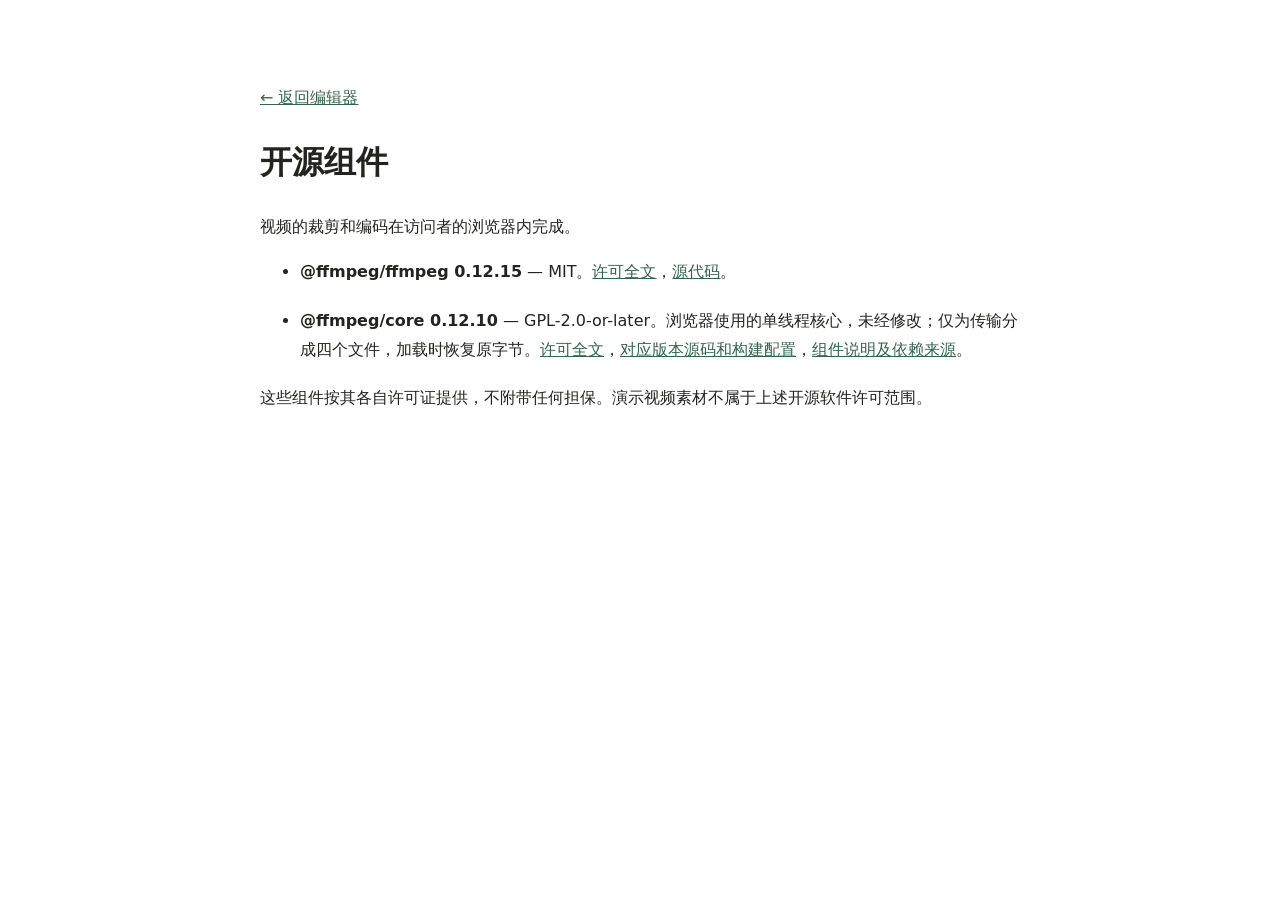
<file: chroma-licenses.html>
<!doctype html><html lang="zh-CN"><meta charset="utf-8"><meta name="viewport" content="width=device-width,initial-scale=1"><title>开源组件 · 衣序</title><style>body{font:16px/1.8 system-ui;max-width:760px;margin:60px auto;padding:24px;color:#232321}a{color:#34644d}li{margin-bottom:20px}</style><a href="./chroma.html">← 返回编辑器</a><h1>开源组件</h1><p>视频的裁剪和编码在访问者的浏览器内完成。</p><ul><li><strong>@ffmpeg/ffmpeg 0.12.15</strong> — MIT。<a href="./chroma-vendor-ffmpeg-LICENSE">许可全文</a>，<a href="https://github.com/ffmpegwasm/ffmpeg.wasm/tree/v12.15">源代码</a>。</li><li><strong>@ffmpeg/core 0.12.10</strong> — GPL-2.0-or-later。浏览器使用的单线程核心，未经修改；仅为传输分成四个文件，加载时恢复原字节。<a href="./chroma-vendor-core-COPYING.GPLv2">许可全文</a>，<a href="https://github.com/ffmpegwasm/ffmpeg.wasm/tree/v12.10">对应版本源码和构建配置</a>，<a href="https://ffmpegwasm.netlify.app/docs/overview/">组件说明及依赖来源</a>。</li></ul><p>这些组件按其各自许可证提供，不附带任何担保。演示视频素材不属于上述开源软件许可范围。</p></html>
</file>
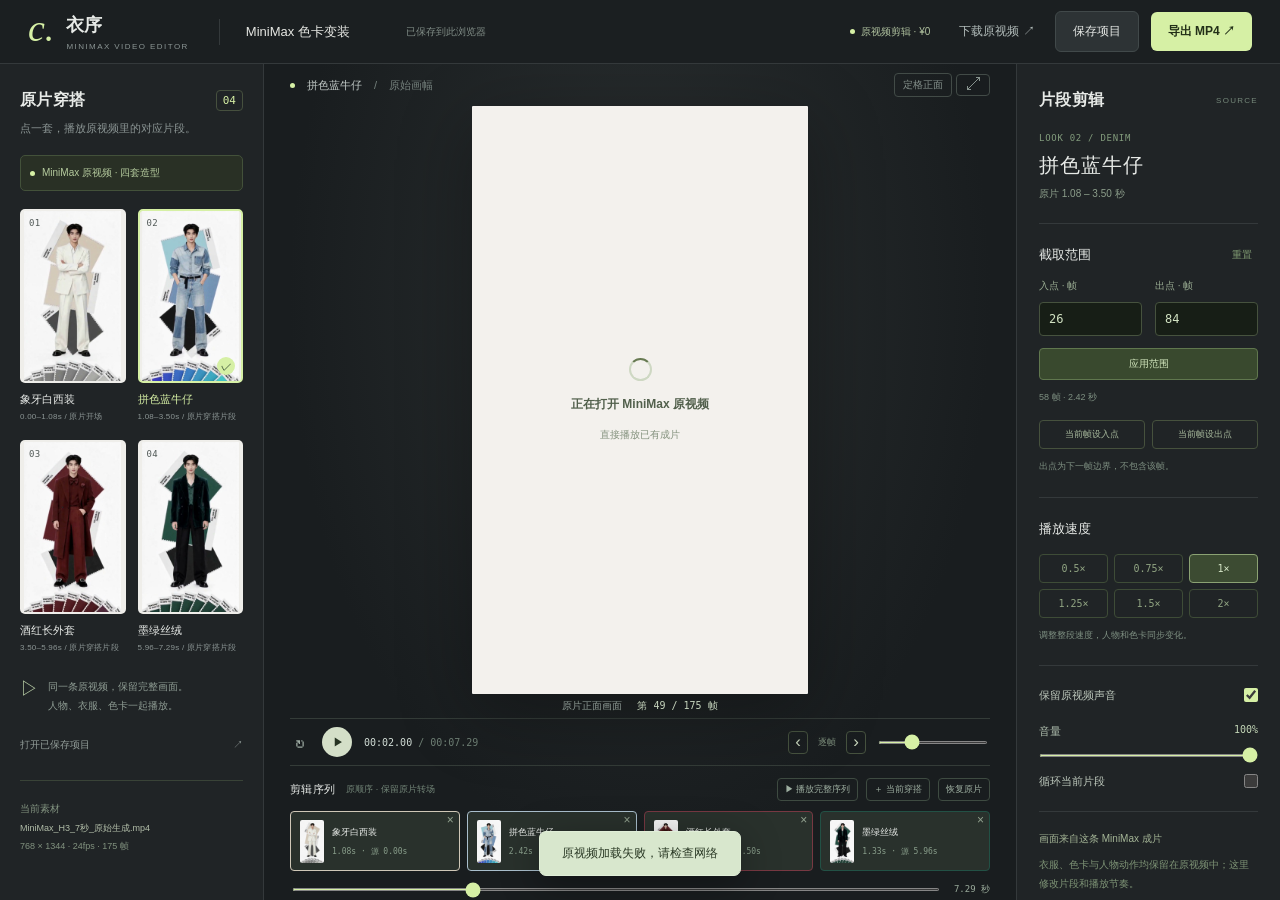
<file: chroma.html>
<!doctype html>
<html lang="zh-CN"><head><meta charset="UTF-8"><meta name="viewport" content="width=device-width,initial-scale=1"><meta name="description" content="免费编辑色卡变装原视频：选择穿搭片段、逐帧裁剪、调速、调整顺序并导出 MP4。剪辑在浏览器运行。"><title>衣序 — MiniMax 原视频编辑器</title><link rel="stylesheet" href="./chroma-source-style.css?v=public-1"></head>
<body>
<header class="topbar"><a class="brand" href="/" aria-label="返回 LaoDing 个人网站"><span class="brand-mark">c.</span><span>衣序<small>MINIMAX VIDEO EDITOR</small></span></a><span class="divider"></span><input id="project-name" value="MiniMax 色卡变装" maxlength="50" aria-label="项目名称"><span id="save-state">已保存到此浏览器</span><div class="top-actions"><span class="local-badge"><i></i> 原视频剪辑 · ¥0</span><a id="download-original" class="quiet" href="./chroma-media-latest.mp4" download="MiniMax_原始视频.mp4">下载原视频 ↗</a><button id="save-project" class="secondary">保存项目</button><button id="export-open" class="primary">导出 MP4 ↗</button></div></header>
<main class="workspace">
 <aside class="library panel"><div class="panel-heading"><h1>原片穿搭</h1><span class="count">04</span></div><p class="panel-description">点一套，播放原视频里的对应片段。</p><div class="source-pill"><i></i> MiniMax 原视频 · 四套造型</div><div id="look-grid" class="look-grid" aria-label="原视频穿搭"></div><div class="library-note"><span class="note-icon">▷</span><p>同一条原视频，保留完整画面。<br>人物、衣服、色卡一起播放。</p></div><button id="load-project" class="text-link">打开已保存项目 <span>↗</span></button><input id="project-file" type="file" accept=".json,application/json" hidden><div class="source-information"><span>当前素材</span><strong>MiniMax_H3_7秒_原始生成.mp4</strong><small>768 × 1344 · 24fps · 175 帧</small></div></aside>
 <section class="editor" aria-label="原视频编辑区"><div class="stage-toolbar"><div><span class="live-dot"></span><span id="stage-title">拼色蓝牛仔</span><span class="muted">/</span><span class="muted">原始画幅</span></div><div class="stage-tools"><button id="front-frame">定格正面</button><button id="fullscreen" aria-label="放大预览">⤢</button></div></div>
 <div class="preview-area"><div class="stage-wrap" id="stage-wrap"><video id="stage-video" playsinline preload="auto" aria-label="MiniMax 原视频画面"></video><div id="loading" class="loading"><span class="spinner"></span><strong>正在打开 MiniMax 原视频</strong><small>直接播放已有成片</small></div></div><div class="preview-label"><span id="phase-label">原片正面画面</span><span id="frame-label">第 49 / 175 帧</span></div></div>
 <div class="transport"><div class="transport-left"><button id="replay-clip" class="icon-button" aria-label="重播当前穿搭片段">↻</button><button id="play" class="play-button" aria-label="播放当前穿搭片段">▶</button><span id="time-code">00:02.00 <em>/ 00:07.29</em></span></div><div class="frame-navigation"><button id="prev-frame" aria-label="上一帧">‹</button><span>逐帧</span><button id="next-frame" aria-label="下一帧">›</button><input type="range" id="source-scrub" min="0" max="174" step="1" value="48" aria-label="原视频逐帧定位"></div></div>
 <div class="sequence-panel"><div class="sequence-heading"><h2>剪辑序列</h2><span id="sequence-note">原顺序 · 保留原片转场</span><div><button id="play-project" class="tiny">▶ 播放完整序列</button><button id="add-to-sequence" class="tiny">＋ 当前穿搭</button><button id="restore-original" class="tiny">恢复原片</button></div></div><div id="sequence" class="sequence" aria-label="原视频剪辑顺序"></div><div class="timeline-controls"><input id="timeline-scrub" type="range" min="0" max="7.2916667" step="0.0416667" value="2" aria-label="剪辑序列时间线"><span id="duration-label">7.29 秒</span></div></div></section>
 <aside class="inspector panel"><div class="panel-heading"><h2>片段剪辑</h2><span class="mini-label">SOURCE</span></div><section class="inspector-section look-detail"><div id="detail-kicker" class="detail-kicker">LOOK 02 / DENIM</div><h3 id="detail-name">拼色蓝牛仔</h3><p id="detail-range">原片 01.08 – 03.50 秒</p></section>
 <section class="inspector-section"><div class="section-title"><h3>截取范围</h3><button id="reset-trim" class="reset-text">重置</button></div><div class="trim-inputs"><label>入点 · 帧<input type="number" id="trim-start" aria-label="片段入点帧" min="26" max="83" value="26"></label><label>出点 · 帧<input type="number" id="trim-end" aria-label="片段出点帧" min="27" max="84" value="84"></label></div><p class="field-note" id="trim-description">58 帧 · 2.42 秒</p><div class="trim-actions"><button id="set-start">当前帧设入点</button><button id="set-end">当前帧设出点</button></div><p class="field-note">出点为下一帧边界，不包含该帧。</p></section>
 <section class="inspector-section"><h3>播放速度</h3><div class="speed-options" id="speed-options"><button data-speed="0.5">0.5×</button><button data-speed="0.75">0.75×</button><button data-speed="1" class="selected">1×</button><button data-speed="1.25">1.25×</button><button data-speed="1.5">1.5×</button><button data-speed="2">2×</button></div><p class="field-note">调整整段速度，人物和色卡同步变化。</p></section>
 <section class="inspector-section"><label class="check-row"><span>保留原视频声音</span><input id="audio" type="checkbox" checked></label><label class="slider-field"><span>音量 <output id="volume-value">100%</output></span><input id="volume" type="range" min="0" max="1" step="0.05" value="1" aria-label="音量"></label><label class="check-row"><span>循环当前片段</span><input id="loop-clip" type="checkbox"></label></section>
 <div class="source-note"><strong>画面来自这条 MiniMax 成片</strong><p>衣服、色卡与人物动作均保留在原视频中；这里修改片段和播放节奏。</p></div><div class="cost-box"><i></i><div><strong>在浏览器剪辑，不收取生成费用</strong><p>默认顺序与速度可原样导出。</p></div></div><a href="./chroma-licenses.html" class="text-link" target="_blank" rel="noopener">开源组件</a></aside>
</main>
<div id="toast" class="toast" role="status" hidden></div>
<dialog id="export-dialog"><div class="modal-header"><div><span class="eyebrow">EXPORT SOURCE VIDEO</span><h2>导出原视频剪辑</h2></div><button class="close-dialog" aria-label="关闭导出窗口">×</button></div><div class="segmented export-scopes"><button id="export-all" class="selected">完整剪辑序列</button><button id="export-single">当前穿搭片段</button></div><div class="export-summary"><div><span>保留原始画幅</span><strong>768 × 1344</strong></div><div><span>速度</span><strong id="export-speed">1×</strong></div><div><span>时长</span><strong id="export-duration">7.29 秒</strong></div></div><p class="modal-note" id="export-note">原片顺序、原速和原声：直接保留原文件画面。</p><div class="export-cost"><span>浏览器剪辑费用</span><strong>¥0</strong></div><div id="export-progress-wrap" hidden><div class="progress-head"><span id="export-status">正在导出</span><strong id="export-percent">0%</strong></div><progress id="export-progress" max="100" value="0"></progress></div><video id="export-video" controls playsinline hidden></video><div class="modal-actions"><button id="export-start" class="primary">开始导出</button><a id="export-download" class="primary" download="MiniMax_色卡剪辑.mp4" hidden>下载 MP4 ↗</a></div></dialog>
<script type="module" src="./chroma-source-app.js?v=public-2"></script></body></html>
</file>
<file: chroma-source-style.css>
@charset "UTF-8";
.look-photo{display:block}
:root{color-scheme:dark;--bg:#16191b;--panel:#202426;--line:#34393b;--text:#e7eae7;--muted:#8b9594;--accent:#d6f0a5;--font:-apple-system,BlinkMacSystemFont,"PingFang SC","Microsoft YaHei",sans-serif}
*{box-sizing:border-box}body{margin:0;background:var(--bg);color:var(--text);font:13px var(--font);height:100dvh;overflow:hidden}button,input,a{font:inherit}button,a{ -webkit-tap-highlight-color:transparent}button{border:0;cursor:pointer;color:inherit;background:none}button:disabled{opacity:.4;cursor:wait}button:focus-visible,a:focus-visible,input:focus-visible{outline:2px solid var(--accent);outline-offset:3px}button:hover{filter:brightness(1.12)}a{color:inherit;text-decoration:none}input[type=range]{accent-color:var(--accent);cursor:pointer;height:3px}input[type=checkbox]{accent-color:var(--accent);cursor:pointer;width:14px;height:14px}h1,h2,h3,p{margin:0}h1,h2{font-size:16px;letter-spacing:.03em}h3{font-size:13px;font-weight:500}small{font-size:10px}[hidden]{display:none!important}
.topbar{height:76px;display:flex;align-items:center;padding:0 28px;gap:20px;border-bottom:1px solid var(--line);background:#1b1f21}.brand{display:flex;gap:12px;align-items:center;font-size:18px;font-weight:600;white-space:nowrap}.brand-mark{font:italic 38px Georgia;color:var(--accent);line-height:1;margin-top:-7px}.brand small{display:block;font:8px var(--font);letter-spacing:.18em;color:var(--muted);margin-top:5px}.divider{height:26px;width:1px;background:var(--line);margin-left:10px}#project-name{background:none;color:#e6e7e3;border:1px solid transparent;border-radius:5px;width:146px;padding:8px 5px;outline:0}#project-name:hover,#project-name:focus{border-color:var(--line)}#save-state{color:#7f8b85;font-size:10px}.top-actions{margin-left:auto;display:flex;align-items:center;gap:12px;white-space:nowrap}.local-badge{font-size:10px;color:#b1c3a0;display:flex;gap:6px;align-items:center;padding-right:9px}.local-badge i,.live-dot,.cost-box i{width:5px;height:5px;border-radius:100%;display:inline-block;background:var(--accent)}.primary,.secondary,.quiet{padding:11px 17px;border-radius:6px;font-size:12px;white-space:nowrap}.primary{background:var(--accent);color:#233018;font-weight:600;display:inline-flex;align-items:center;justify-content:center;gap:25px}.secondary{background:#2d3335;border:1px solid #41494a}.quiet{color:#b2bcba;padding:8px}.workspace{display:grid;grid-template-columns:264px minmax(400px,1fr) 264px;height:calc(100dvh - 76px);max-width:1920px;margin:auto}.panel{padding:26px 20px;background:var(--panel);overflow-y:auto;scrollbar-width:thin;scrollbar-color:#4b5351 transparent}.library{border-right:1px solid var(--line)}.panel-heading{display:flex;align-items:center;justify-content:space-between}.count{color:var(--accent);font:11px ui-monospace,SFMono-Regular,monospace;border:1px solid #46503e;border-radius:4px;padding:3px 6px}.panel-description{font-size:11px;color:var(--muted);margin:10px 0 24px}.tabs{display:flex;border-bottom:1px solid var(--line);gap:24px;margin-bottom:18px}.tabs button{padding:0 0 12px;color:var(--muted);font-size:12px;border-bottom:2px solid transparent}.tabs .active{color:var(--accent);border-color:var(--accent)}.tabs span{font-size:9px;margin-left:6px;color:#7e8986}.look-grid{display:grid;grid-template-columns:1fr 1fr;gap:16px 12px}.look-card{text-align:left;padding:0;min-width:0;border-radius:6px}.look-photo{height:174px;border:2px solid transparent;position:relative;border-radius:5px;background:#efeeea;overflow:hidden;transition:border-color .2s}.look-photo img{width:100%;height:100%;object-fit:cover;object-position:50% 54%;display:block}.look-card.selected .look-photo{border-color:var(--accent)}.look-card.selected .look-name{color:var(--accent)}.look-num{position:absolute;top:7px;left:7px;font:9px ui-monospace,monospace;color:#515957;letter-spacing:.03em}.look-check{position:absolute;bottom:6px;right:6px;width:18px;height:18px;background:var(--accent);color:#1a3220;border-radius:50%;text-align:center;font-size:11px;line-height:18px;display:none}.selected .look-check{display:block}.look-name{display:block;margin-top:9px;font-size:11px}.look-pose{display:block;color:var(--muted);font-size:9px;margin-top:4px;letter-spacing:.03em}.upload-button{width:100%;border:1px dashed #505a55;border-radius:6px;margin-top:24px;padding:18px 8px;display:grid;justify-content:center;gap:6px;text-align:center}.upload-button>span{font-size:19px;color:#b1c5a1}.upload-button strong{font-size:11px;font-weight:500}.upload-button small{color:#86928a;font-size:9px}.library-note{margin-top:23px;display:flex;gap:9px;color:#8e9c93;line-height:1.9;font-size:10px}.note-icon{font-size:19px;color:#b4c9a3;line-height:1.3}.text-link{color:#929d99;font-size:10px;display:flex;justify-content:space-between;width:100%;padding:23px 0 0}.pending-card{display:flex;gap:10px;margin:13px 0;padding:9px;background:#292e30;border-radius:5px;align-items:center}.pending-card img{width:52px;height:70px;object-fit:cover;border-radius:3px}.pending-card strong{display:block;font-size:11px;max-width:125px;overflow:hidden;text-overflow:ellipsis;white-space:nowrap}.pending-card p{font-size:9px;color:#b0bda2;margin:8px 0}.pending-card button{font-size:10px;color:#929994}.pending-empty{padding:45px 10px;text-align:center;color:var(--muted);line-height:2;font-size:11px}
.editor{min-width:0;display:flex;flex-direction:column;padding:0 26px;background:radial-gradient(ellipse at 50% 28%,#2b3031 0%,#191d1f 66%);overflow:hidden}.stage-toolbar{height:55px;flex-shrink:0;display:flex;justify-content:space-between;align-items:center;color:#c3cbc8;font-size:11px}.stage-toolbar>div{display:flex;gap:12px;align-items:center}.muted{color:#74807c}.stage-tools{gap:4px!important}.stage-tools button{color:#87938e;border:1px solid #424b47;padding:4px 8px;border-radius:4px;font-size:10px}.stage-tools button:last-child{font-size:16px;line-height:12px}.preview-area{flex:1;min-height:160px;position:relative;display:flex;align-items:center;justify-content:center;padding:0 0 29px}.stage-wrap{height:100%;max-height:650px;aspect-ratio:9/16;max-width:100%;position:relative;background:white;box-shadow:0 18px 75px #0005;overflow:hidden;border-radius:2px}#stage{display:block;width:100%;height:100%;object-fit:contain}.loading{position:absolute;inset:0;background:#f3f1ed;display:flex;flex-direction:column;justify-content:center;align-items:center;gap:15px;color:#52604c;font-size:12px}.loading small{font-size:10px;color:#83917d}.spinner{width:23px;height:23px;border:2px solid #ced8c3;border-top-color:#677a52;border-radius:50%;animation:spin 1s linear infinite}@keyframes spin{to{transform:rotate(360deg)}}.preview-label{position:absolute;bottom:5px;left:50%;transform:translateX(-50%);font-size:10px;color:#8d9a94;display:flex;gap:15px;white-space:nowrap}.preview-label span:last-child{color:#c6d5bd;font:10px ui-monospace,monospace}.transport{height:57px;flex-shrink:0;display:flex;align-items:center;gap:15px;border-top:1px solid #343c38}.transport-left{display:flex;gap:12px;align-items:center}.icon-button{color:#9caaa2;font-size:20px;width:20px;padding:0}.play-button{width:30px;height:30px;background:#d4dfc8;color:#263322;border-radius:50%;font-size:11px;padding-left:9px;padding-right:6px}#time-code{font:10px ui-monospace,SFMono-Regular,monospace;white-space:nowrap;color:#d1dcd5}#time-code em{font-style:normal;color:#6e7f74}.scrub-hint{font-size:9px;color:#7c8e80;margin-left:auto;white-space:nowrap}#angle{width:92px}.sequence-panel{height:163px;flex-shrink:0;border-top:1px solid #343c38;padding-top:15px}.sequence-heading{display:flex;align-items:center;gap:11px;margin-bottom:15px}.sequence-heading h2{font-size:11px;font-weight:500}.sequence-heading>span{font-size:9px;color:#728577}.sequence-heading>div{margin-left:auto;display:flex;gap:8px}.tiny{font-size:9px;color:#9eafa1;border:1px solid #3e4b41;border-radius:4px;padding:4px 7px}.sequence{display:flex;gap:7px;min-height:60px;overflow-x:auto;scrollbar-width:thin}.sequence-clip{position:relative;min-width:100px;flex:1;background:#29312c;border:1px solid #4b5c4a;border-radius:4px;display:flex;align-items:center;gap:8px;padding:5px 9px;cursor:grab;min-height:60px}.sequence-clip img{width:24px;height:43px;object-fit:cover;border-radius:2px}.sequence-clip strong{display:block;font-size:9px;font-weight:500;white-space:nowrap}.sequence-clip span{font:8px ui-monospace,monospace;display:block;color:#899e8b;margin-top:7px}.clip-remove{position:absolute;top:0;right:2px;font-size:12px;color:#92a28f;padding:1px 3px}.sequence-clip.active{background:#3d4d36;border-color:#95b481}.sequence-clip.drag-over{outline:2px solid var(--accent)}.timeline-controls{display:flex;align-items:center;gap:12px;margin-top:17px}.timeline-controls input{flex:1;min-width:0}.timeline-controls span{font:9px ui-monospace,monospace;color:#9aab9b;white-space:nowrap}
.inspector{border-left:1px solid var(--line);padding:26px 22px}.mini-label{font-size:8px;color:#75887a;letter-spacing:.16em}.inspector-section{padding:22px 0;border-bottom:1px solid var(--line)}.detail-kicker{font:9px ui-monospace,monospace;letter-spacing:.08em;color:#839d7d;margin-bottom:9px}.look-detail h3{font-size:20px;letter-spacing:.05em;font-weight:400}.look-detail p{font-size:10px;color:#8c9e8b;margin-top:8px}.section-title{display:flex;justify-content:space-between;align-items:center;margin-bottom:15px}.switch input{position:absolute;opacity:0}.switch>span{display:block;width:27px;height:15px;border-radius:20px;background:#3b453f;cursor:pointer;position:relative}.switch>span:after{content:"";position:absolute;width:11px;height:11px;border-radius:50%;background:#9cae9a;top:2px;left:2px;transition:.15s}.switch input:checked+span{background:#bfd693}.switch input:checked+span:after{left:14px;background:#263b22}.palette{display:grid;grid-template-columns:repeat(3,1fr);gap:5px}.palette label{position:relative;display:block;cursor:pointer}.palette input{display:block;appearance:none;width:100%;height:47px;padding:0;border:0;background:transparent;cursor:pointer;outline:none}.palette input::-webkit-color-swatch-wrapper{padding:0}.palette input::-webkit-color-swatch{border:1px solid #ffffff15;border-radius:4px}.palette label>span{display:block;font:8px ui-monospace,monospace;letter-spacing:.01em;text-align:center;margin-top:7px;color:#929e98}.field-note{font-size:9px;line-height:1.7;color:#7e9082;margin-top:10px}.check-row{display:flex;align-items:center;justify-content:space-between;font-size:11px;margin-top:17px;color:#bdc8bc}.check-row input{margin:0}.segmented{display:flex;padding:3px;background:#161c18;border:1px solid #3b473e;border-radius:5px;margin-top:14px}.segmented button{flex:1;padding:7px 3px;font-size:11px;color:#87988a;border-radius:3px}.segmented .selected{color:#d6e7c6;background:#3a4733}.slider-field{display:block;margin-top:21px}.slider-field>span{display:flex;justify-content:space-between;font-size:11px;color:#aebdad}.slider-field output{font:10px ui-monospace,monospace;color:#c3d6b7}.slider-field input{display:block;width:100%;margin:15px 0 0;height:3px}.background-row{display:flex;align-items:center;gap:8px;font-size:11px;color:#aebdad;margin-top:22px}.background-row>span{margin-right:auto}.background-chip{background:var(--chip);width:22px;height:22px;border-radius:50%;border:3px solid #202426;outline:1px solid #3b473c}.background-chip.selected{outline-color:#c8e39e}.audio-section{padding:18px 0}.audio-section .check-row{margin-top:0}.audio-section small{font-size:9px;color:#788e7c;display:block;margin-top:9px}.cost-box{display:flex;gap:8px;margin-top:24px;padding:12px 10px;background:#283226;border:1px solid #3a4a33;border-radius:5px;color:#b6cba5;line-height:1.8}.cost-box i{flex-shrink:0;margin-top:6px}.cost-box strong{font-size:10px;font-weight:500}.cost-box p{font-size:9px;color:#82977d}.toast{position:fixed;bottom:24px;left:50%;transform:translateX(-50%);background:#d8e7cd;border:1px solid #e0eed7;color:#2a3925;border-radius:7px;box-shadow:0 8px 40px #0005;padding:13px 22px;z-index:50;font-size:12px;max-width:80vw}
dialog{border:1px solid #4d594f;border-radius:12px;background:#252d27;color:#e0e8dc;box-shadow:0 24px 100px #0008;padding:28px;width:480px;max-width:92vw;max-height:94dvh;overflow:auto}dialog::backdrop{background:#080d0ac9;backdrop-filter:blur(7px)}.modal-header{display:flex;justify-content:space-between;align-items:center;margin-bottom:25px}.eyebrow{font:9px ui-monospace,monospace;letter-spacing:.17em;color:#a6c08c;display:block;margin-bottom:10px}.modal-header h2{font-size:19px;font-weight:500}.close-dialog{font-size:25px;color:#a3b39e;line-height:1}.modal-note{font-size:11px;line-height:1.9;color:#8e9f89;margin:16px 0}#reference-dialog{width:450px}#reference-video{display:block;max-height:60dvh;width:100%;background:#111;border-radius:5px}.export-summary{display:flex;justify-content:space-between;padding:20px 0;border-top:1px solid #414e40;border-bottom:1px solid #414e40}.export-summary span{display:block;color:#8c9e86;font-size:10px;margin-bottom:10px}.export-summary strong{font:13px ui-monospace,monospace;font-weight:500}.export-cost{display:flex;justify-content:space-between;align-items:center;margin-top:25px;font-size:12px}.export-cost strong{font:25px ui-monospace,monospace;color:var(--accent)}.modal-actions{display:flex;justify-content:flex-end;margin-top:23px}.progress-head{display:flex;justify-content:space-between;font-size:11px;margin:24px 0 12px;color:#c0d2b5}progress{width:100%;accent-color:var(--accent);height:5px}#export-video{width:100%;height:240px;object-fit:contain;background:#0c110e;margin-top:18px;border-radius:5px}.import-copy{line-height:2;color:#b2c0ab;font-size:12px}.import-zero{margin:20px 0;color:#a1ba8d;background:#303e29;padding:12px;border-radius:5px;font-size:11px}.wide{width:100%}.stage-wrap:fullscreen{height:100dvh;max-height:100dvh;width:auto;max-width:none;border-radius:0;box-shadow:0 0 0 100vmax #101611}
@media(min-height:1000px){.stage-wrap{max-height:760px}.look-photo{height:210px}.sequence-panel{height:185px}}@media(max-width:1200px){.workspace{grid-template-columns:225px minmax(360px,1fr) 235px}.panel{padding:22px 17px}.topbar{padding:0 20px;gap:10px}.top-actions{gap:6px}#save-state{display:none}.look-photo{height:162px}.editor{padding:0 20px}.scrub-hint{display:none}.sequence-heading>span{display:none}}@media(max-width:980px){.workspace{grid-template-columns:200px minmax(350px,1fr)}.inspector{display:none}.local-badge{display:none}.top-actions .quiet{display:none}.brand small{display:none}.topbar{height:64px}.workspace{height:calc(100dvh - 64px)}.look-photo{height:160px}.sequence-clip{min-width:92px;padding-left:6px}.sequence-clip img{width:20px}.sequence-heading>div{gap:4px}.tiny{padding:4px}}@media(max-width:600px){body{height:auto;overflow:auto}.topbar{position:sticky;top:0;z-index:10;padding:0 12px;gap:8px}.brand{font-size:15px;gap:5px}.brand-mark{font-size:30px}.divider,#project-name,#save-project{display:none}.top-actions{margin-left:auto}.primary{padding:10px 12px;gap:10px}.workspace{display:flex;flex-direction:column;height:auto}.library{order:2;border:0;padding:20px}.panel-description{margin-bottom:14px}.look-grid{grid-template-columns:repeat(4,1fr);gap:9px}.look-photo{height:145px}.look-name{font-size:10px}.look-pose{font-size:8px}.upload-button{margin-top:18px}.library-note{margin-top:15px}.text-link{padding-top:15px}.editor{order:1;height:760px;padding:0 15px}.stage-toolbar{height:48px}.preview-area{height:475px;flex:none}.transport{height:57px}.sequence-panel{height:150px}.sequence-heading>span{display:none}.stage-wrap{height:100%}.inspector{display:block;order:3;border:0;border-top:1px solid var(--line);display:grid;grid-template-columns:1fr 1fr;gap:0 25px;padding:22px}.inspector>.panel-heading,.look-detail,.cost-box{grid-column:1/-1}.look-detail{padding:18px 0}.inspector-section{padding:18px 0}.sequence-clip{min-width:83px;gap:5px}.sequence-clip strong{font-size:8px}.sequence-clip img{width:18px}.sequence-heading h2{font-size:10px}.tiny{font-size:8px}.sequence-heading{margin-bottom:12px}.sequence{min-height:54px}.sequence-clip{min-height:54px}.timeline-controls{margin-top:12px}.tabs{gap:22px}.cost-box{margin-top:14px}}

/* Native video editor: no masks, canvas, filters, or separate person layer. */
.stage-wrap{aspect-ratio:4/7}.stage-wrap video{width:100%;height:100%;display:block;object-fit:contain;background:white;filter:none;transform:none}
.source-pill{display:flex;align-items:center;gap:7px;color:#b5cb9e;font-size:10px;padding:10px 9px;border:1px solid #43513a;background:#293025;border-radius:5px;margin:-5px 0 18px}.source-pill i{width:5px;height:5px;background:#d6f0a5;border-radius:50%}.source-information{margin-top:28px;border-top:1px solid #394337;padding-top:18px;font-size:10px;color:#81927f;line-height:2}.source-information span,.source-information strong,.source-information small{display:block}.source-information strong{font-size:9px;font-weight:400;color:#b2bea9;overflow-wrap:anywhere}.source-information small{font-size:9px}.look-photo{display:block;height:174px}.look-photo img{object-fit:contain}.look-pose{font-size:8px;line-height:1.6}.library-note{margin-top:22px}
.frame-navigation{display:flex;gap:10px;align-items:center;margin-left:auto;color:#80927f;font-size:9px}.frame-navigation button{border:1px solid #46523f;border-radius:4px;width:20px;height:23px;color:#c8d6bc;font-size:17px;line-height:14px}.frame-navigation input{width:110px}.trim-inputs{display:flex;gap:13px}.trim-inputs label{font-size:10px;color:#99ac92;width:50%}.trim-inputs input{display:block;width:100%;color:#d1e2c2;background:#171e16;border:1px solid #46523e;border-radius:4px;padding:9px;margin-top:9px;font:12px ui-monospace,monospace}.trim-actions{display:flex;gap:7px;margin-top:15px}.trim-actions button{font-size:9px;border:1px solid #46513d;border-radius:4px;color:#aabc9f;padding:7px 6px;flex:1}.reset-text{font-size:10px;color:#829d74}.speed-options{display:grid;grid-template-columns:repeat(3,1fr);gap:6px;margin-top:16px}.speed-options button{border:1px solid #3e4c37;border-radius:4px;padding:8px;color:#90a482;font:10px ui-monospace,monospace}.speed-options .selected{background:#3c4b32;color:#d6e6c8;border-color:#8ba273}.source-note{padding:16px 0 0;font-size:11px;line-height:1.9;color:#a4b596}.source-note strong{font-weight:500;font-size:10px}.source-note p{font-size:10px;color:#7e9476;margin-top:6px}.export-scopes{margin:0 0 20px}.sequence-heading>span{font-size:9px}.stage-wrap:fullscreen{width:auto;aspect-ratio:4/7}.inspector-section .check-row:first-child{margin-top:0}
@media(max-width:1200px){.sequence-heading>span{display:none}.frame-navigation input{width:80px}}@media(max-width:600px){.frame-navigation{gap:6px}.frame-navigation input{width:72px}.top-actions .quiet{display:none}.sequence-heading>div{gap:3px}.sequence-heading .tiny{font-size:8px;padding:4px}.source-pill{margin-top:0}.source-information{margin-top:15px}.look-photo{height:145px}.library-note{margin-top:15px}}
@media(min-width:601px){.topbar{height:64px}.workspace{height:calc(100dvh - 64px)}.stage-toolbar{height:42px}.preview-area{padding-bottom:24px}.transport{height:47px}.sequence-panel{height:135px;padding-top:12px}.sequence-heading{margin-bottom:10px}.timeline-controls{margin-top:12px}}
@media(max-height:800px) and (min-width:601px){.look-photo{height:145px}.library{padding-top:21px}.panel-description{margin-bottom:18px}}
#toggle-inspector,#close-inspector{display:none}#settings-backdrop{position:fixed;inset:64px 0 0;background:#07100988;z-index:19}#close-inspector{font-size:22px;color:#b1c3a4;line-height:1}
@media(max-width:980px){#toggle-inspector{display:block}.inspector{display:none!important}.inspector.open{display:block!important;position:fixed;top:64px;bottom:0;right:0;width:270px;max-width:85vw;z-index:20;border-left:1px solid #536047;overflow-y:auto}#close-inspector{display:block}.inspector .mini-label{margin-left:auto;margin-right:16px}}
.trim-apply{display:block;width:100%;margin:12px 0 0;padding:8px;background:#39492e;border:1px solid #60774e;border-radius:4px;color:#d2e6bd;font-size:10px}
</file>
